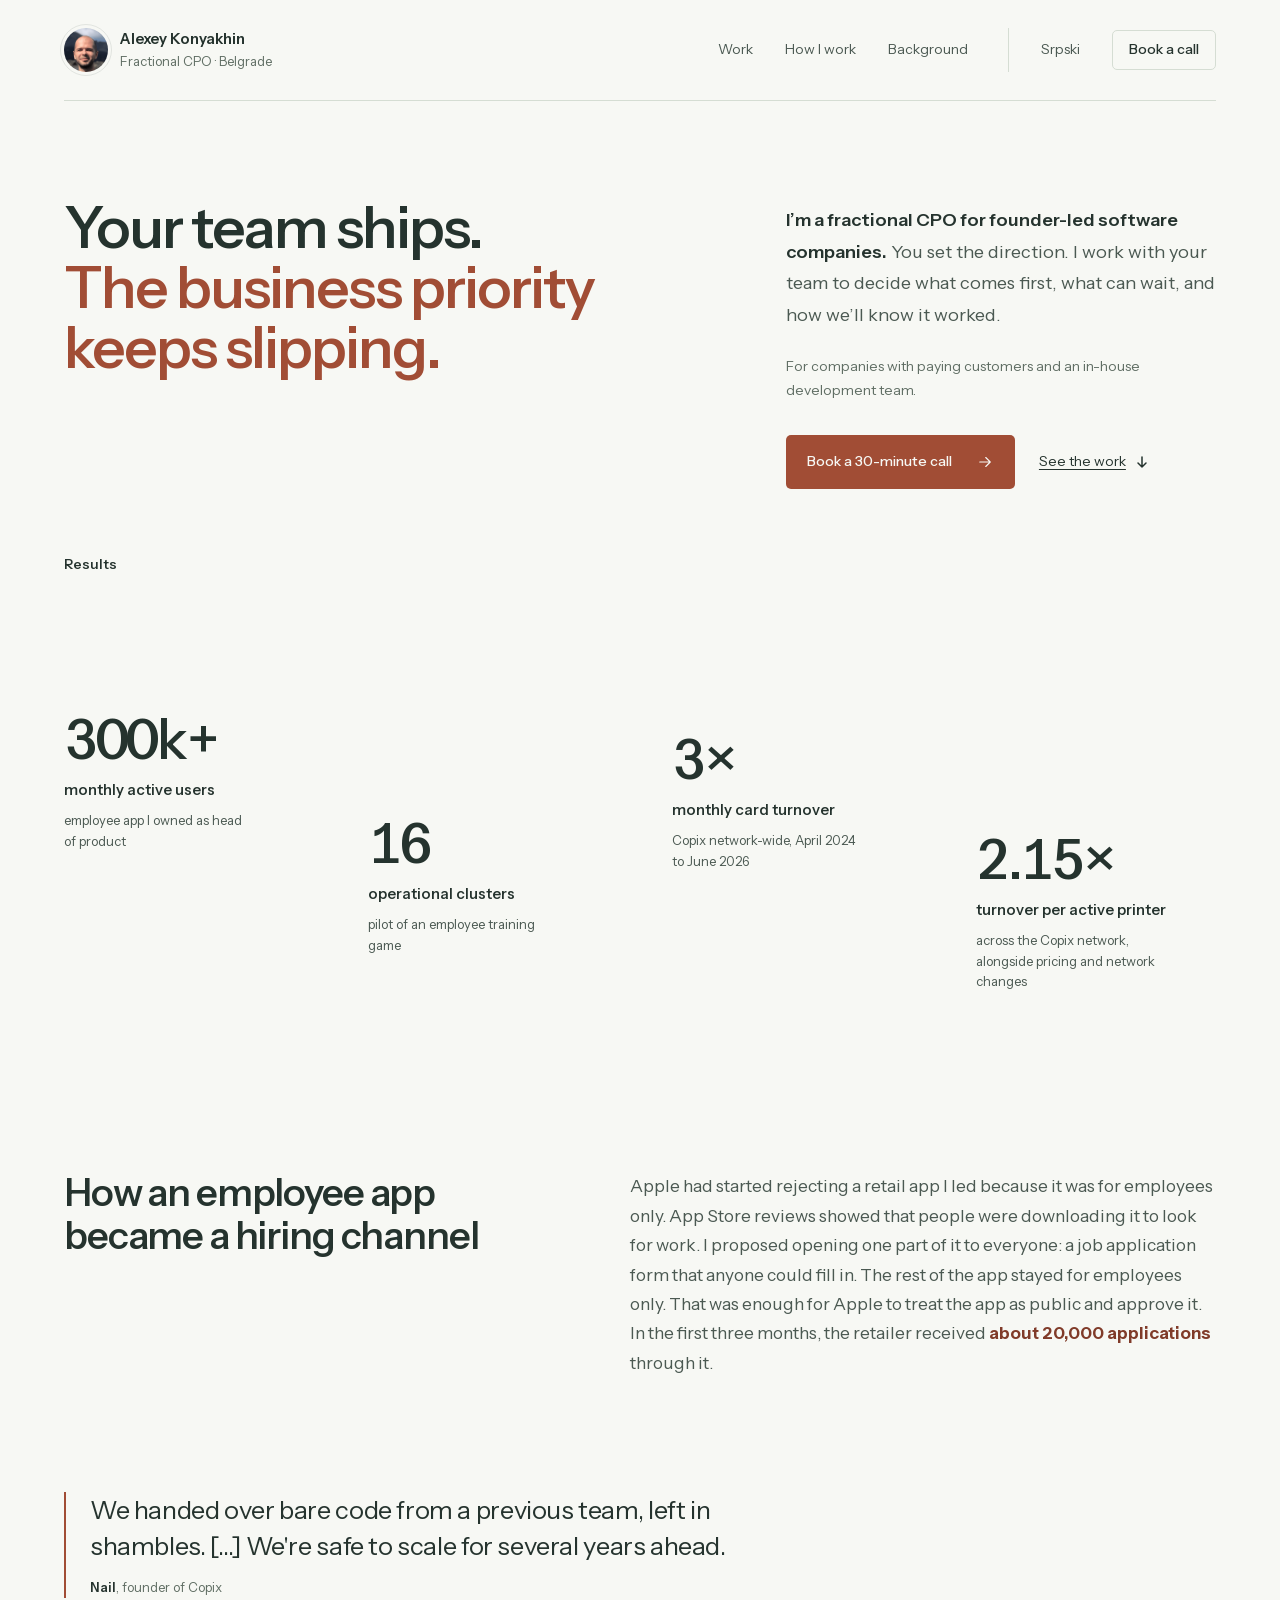
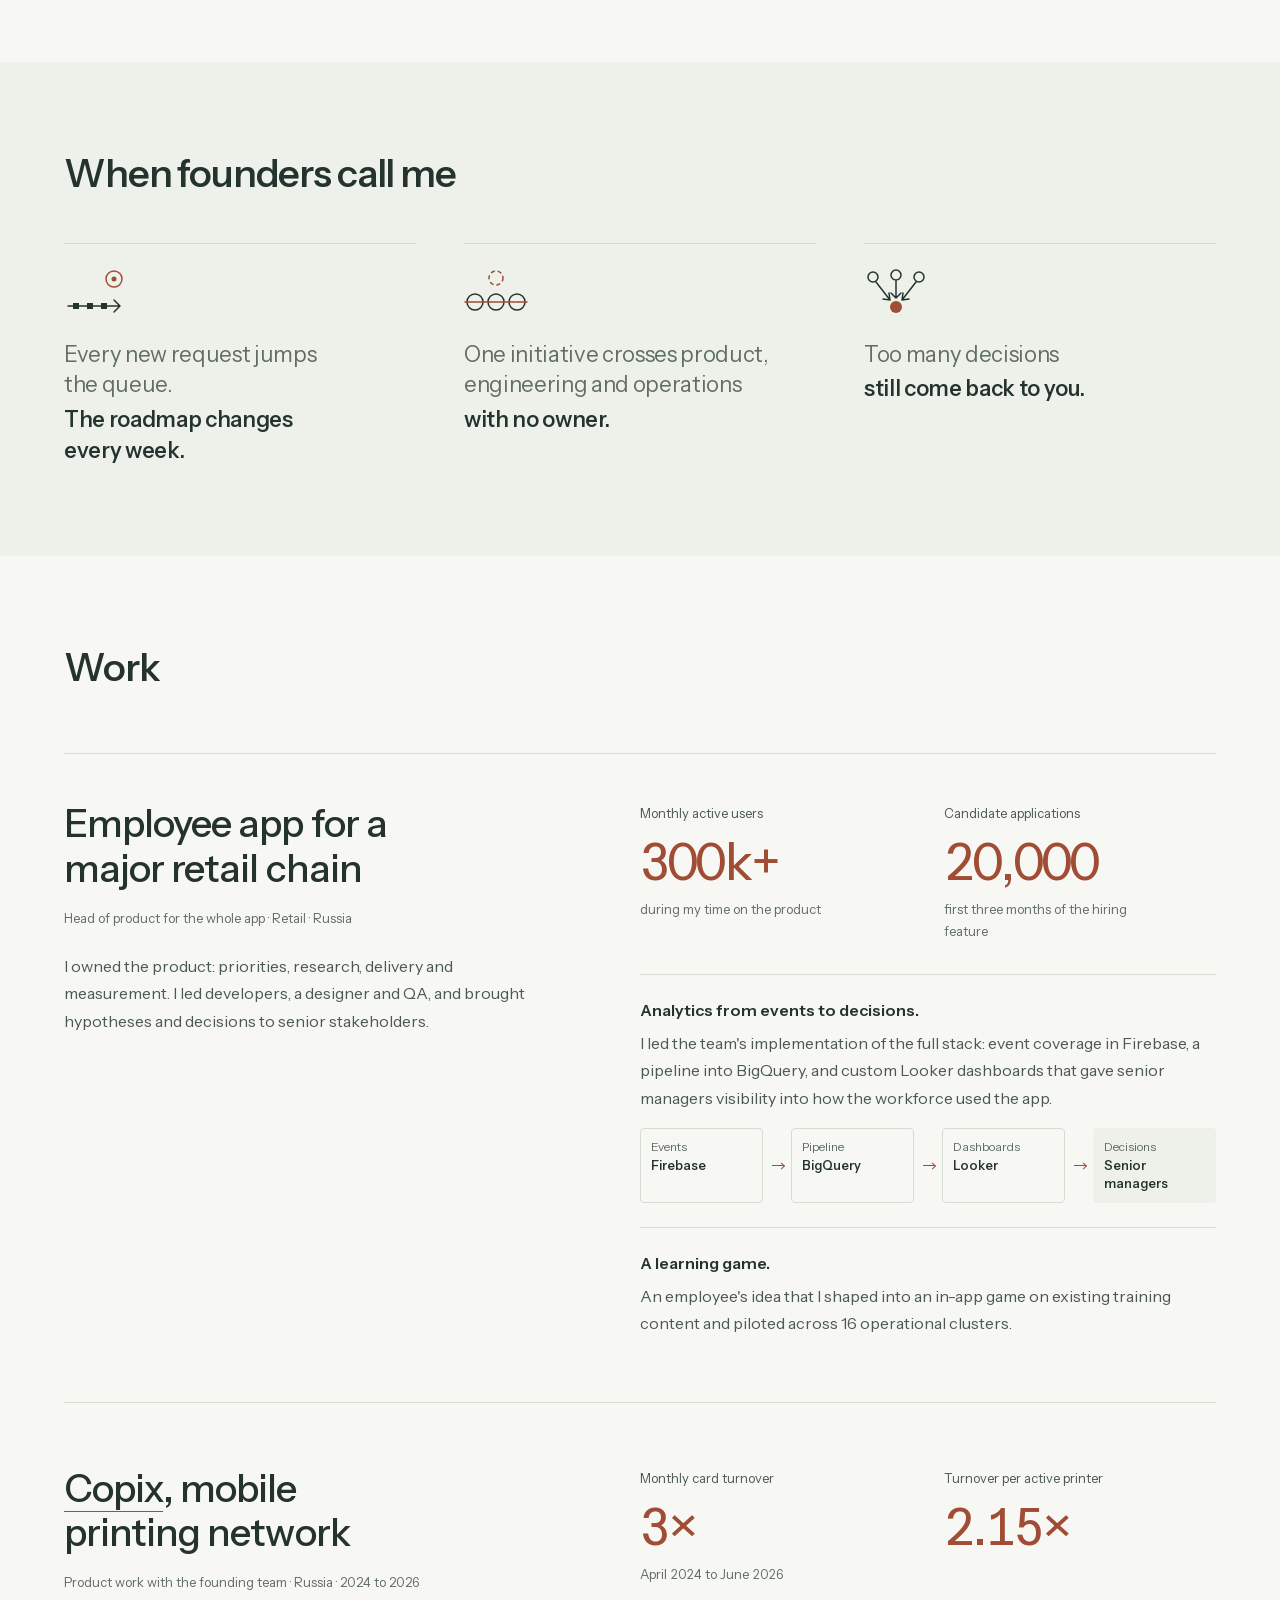
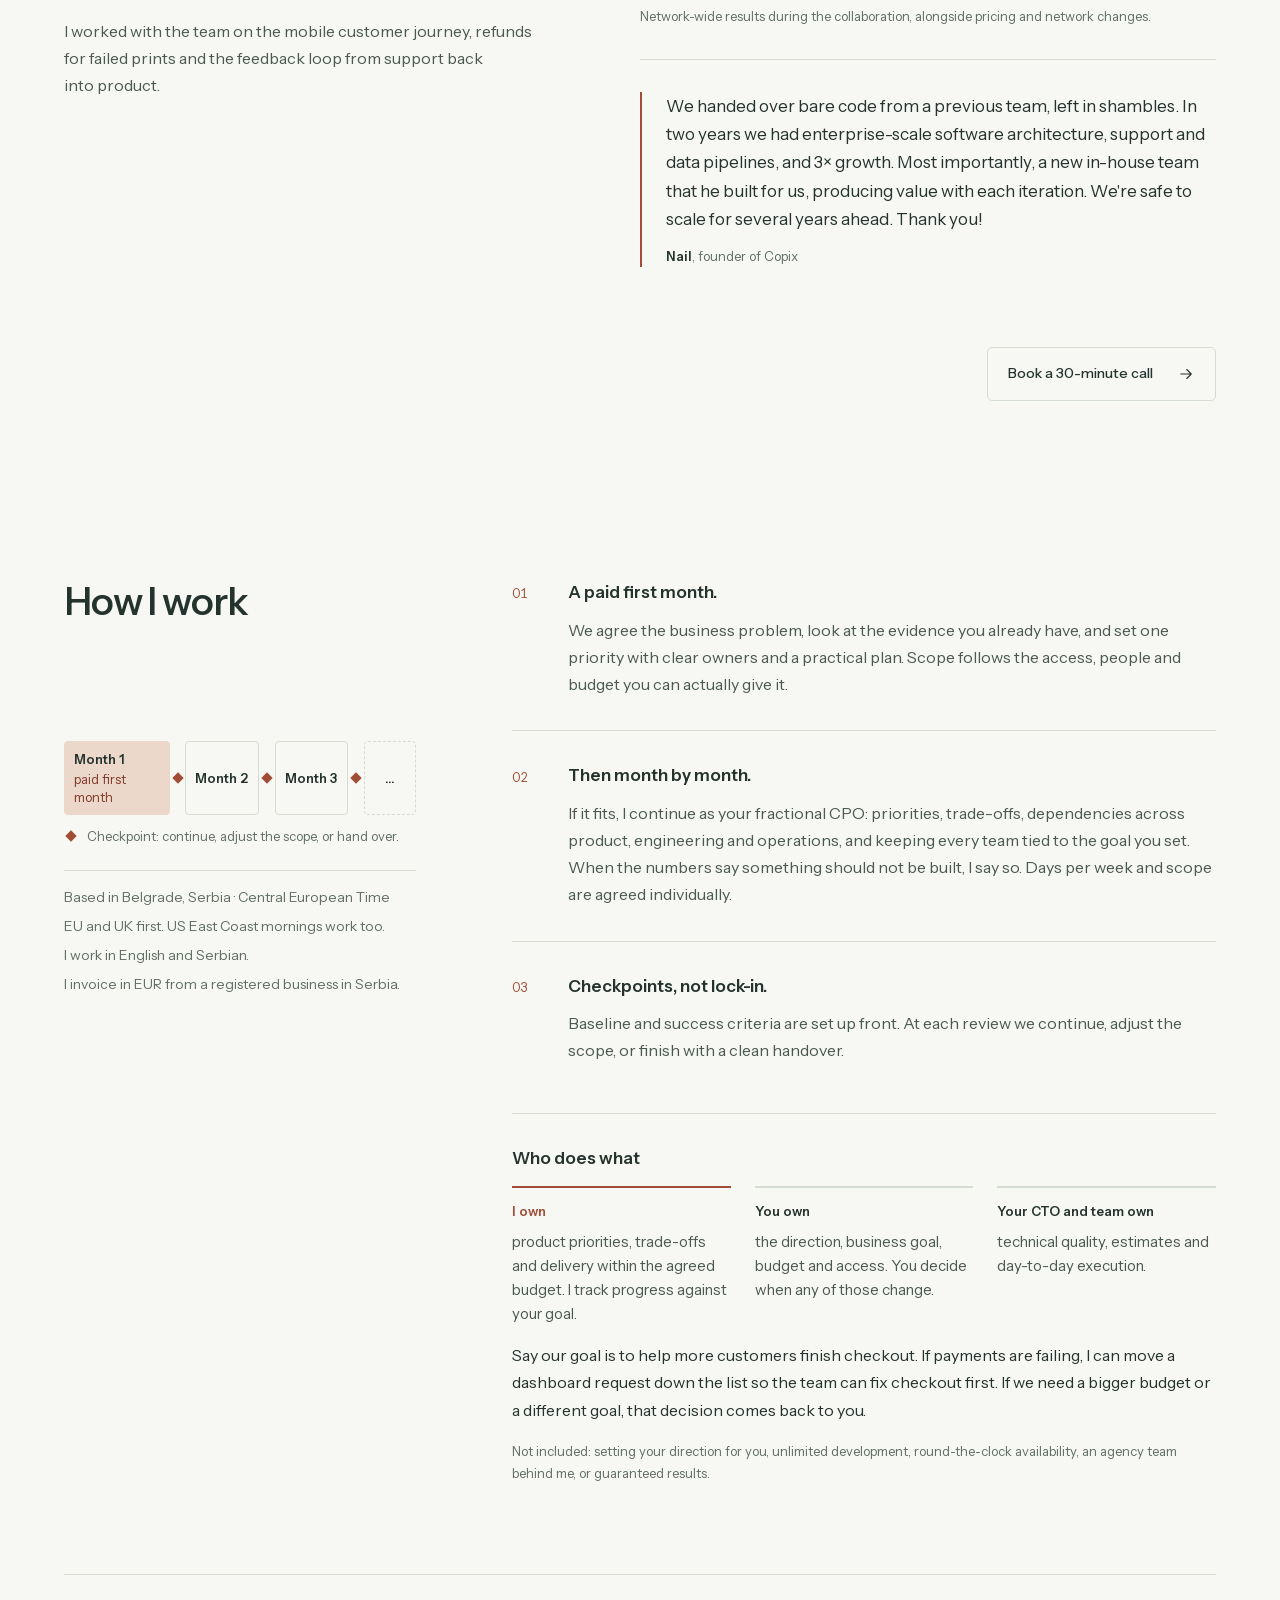
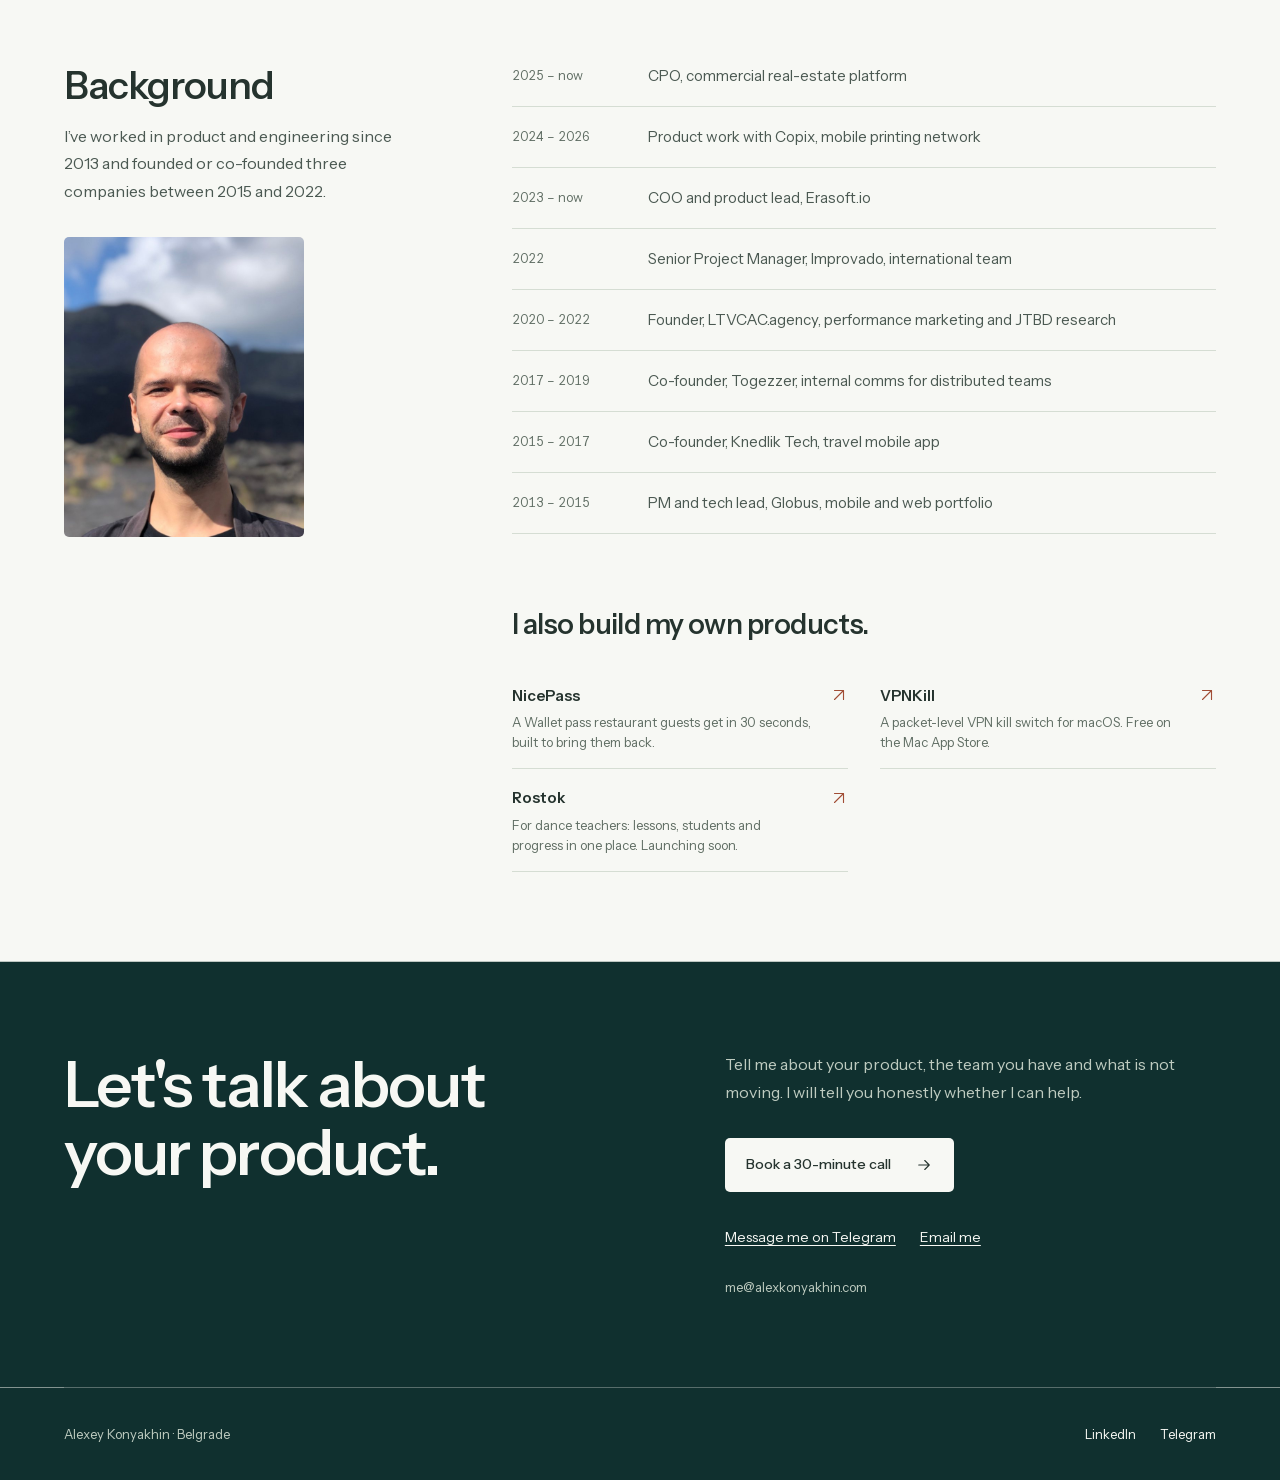
<file: index.html>
<!DOCTYPE html>
<html lang="en">
<head>
  <meta charset="UTF-8">
  <meta name="viewport" content="width=device-width, initial-scale=1.0">
  <title>Alexey Konyakhin · Fractional CPO · Belgrade (CET)</title>
  <meta name="description" content="I’m a fractional CPO for founder-led software companies. You set the direction. I work with your team to decide what comes first, what can wait, and how we’ll know it worked.">
  <link rel="canonical" href="https://alexkonyakhin.com/">
  <link rel="alternate" hreflang="en" href="https://alexkonyakhin.com/">
  <link rel="alternate" hreflang="sr-Latn" href="https://alexkonyakhin.com/sr/">
  <link rel="alternate" hreflang="x-default" href="https://alexkonyakhin.com/">
  <meta property="og:locale" content="en_GB">
  <meta property="og:type" content="website">
  <meta property="og:url" content="https://alexkonyakhin.com/">
  <meta property="og:title" content="Your team ships. The business priority keeps slipping.">
  <meta property="og:description" content="I’m a fractional CPO for founder-led software companies. You set the direction. I work with your team to decide what comes first, what can wait, and how we’ll know it worked.">
  <meta property="og:image" content="https://alexkonyakhin.com/portrait.jpg">
  <meta property="og:image:alt" content="Alexey Konyakhin">
  <meta name="theme-color" content="#faf7f2">
  <link rel="icon" href="/ava_alex_konyakhin.png" type="image/png">
  <link rel="preload" href="/fonts/instrument-sans-latin.woff2" as="font" type="font/woff2" crossorigin>
  <link rel="stylesheet" href="/styles.css">
  <script src="/water.js" defer></script>
  <script src="/motion.js" defer></script>
  <script>
    document.documentElement.classList.add('lead-live');
    window.trackCta = function () {};
    if (['alexkonyakhin.com', 'www.alexkonyakhin.com'].includes(window.location.hostname)) {
      window.dataLayer = window.dataLayer || [];
      function gtag() { dataLayer.push(arguments); }
      gtag('js', new Date());
      gtag('config', 'G-K466B003HF');
      const analytics = document.createElement('script');
      analytics.async = true;
      analytics.src = 'https://www.googletagmanager.com/gtag/js?id=G-K466B003HF';
      document.head.appendChild(analytics);
      window.trackCta = function (cta, location) {
        gtag('event', 'cta_click', { cta: cta, location: location, lang: document.documentElement.lang.split('-')[0] });
      };
    }
  </script>
  <script type="application/ld+json">
  {
    "@context": "https://schema.org",
    "@type": "Person",
    "name": "Alexey Konyakhin",
    "jobTitle": "Fractional CPO",
    "url": "https://alexkonyakhin.com/",
    "image": "https://alexkonyakhin.com/ava_alex_konyakhin.png",
    "email": "mailto:me@alexkonyakhin.com",
    "description": "Fractional CPO for founder-led software companies in the EU and UK, based in Belgrade.",
    "address": { "@type": "PostalAddress", "addressLocality": "Belgrade", "addressCountry": "RS" },
    "sameAs": ["https://linkedin.com/in/alexkonyakhin", "https://t.me/pieceofwave"],
    "knowsLanguage": ["en", "sr", "ru"]
  }
  </script>
</head>
<body>
  <a class="skip-link" href="#main">Skip to content</a>
  <header class="site-header wrap">
    <a class="identity" href="/" aria-label="Alexey Konyakhin, home">
      <img src="/ava_alex_konyakhin.png" alt="Alexey Konyakhin" width="56" height="56" fetchpriority="high">
      <span><span class="identity-name">Alexey Konyakhin</span><span class="identity-role">Fractional CPO · Belgrade</span></span>
    </a>
    <nav aria-label="Main navigation">
      <a href="#work">Work</a>
      <a href="#how-i-work">How I work</a>
      <a href="#background">Background</a>
      <a class="lang-switch" href="/sr/" lang="sr-Latn" hreflang="sr-Latn">Srpski</a>
    </nav>
    <a class="header-cta" data-cta="book_call" data-cta-location="header" href="https://calendar.app.google/ats6knZjWvwpJUbp9">Book a call</a>
  </header>

  <div class="page-shell">
  <main id="main" class="wrap" tabindex="-1">
    <section class="hero" aria-labelledby="hero-title">
      <div class="hero-main">
        <h1 id="hero-title">Your team ships. <span class="hero-role">The business priority keeps slipping.</span></h1>
        <div class="hero-summary">
          <p class="hero-intro"><strong>I’m a fractional CPO for founder-led software companies.</strong> You set the direction. I work with your team to decide what comes first, what can wait, and how we’ll know it worked.</p>
          <p class="hero-fit">For companies with paying customers and an in-house development team.</p>
          <div class="actions">
            <a class="button" data-cta="book_call" data-cta-location="hero" href="https://calendar.app.google/ats6knZjWvwpJUbp9"><span>Book a 30-minute call</span><svg aria-hidden="true" width="18" height="18" viewBox="0 0 24 24" fill="none"><path d="M5 12h14m-6-6 6 6-6 6" stroke="currentColor" stroke-width="1.5" stroke-linecap="round" stroke-linejoin="round"/></svg></a>
            <a class="text-link" href="#hiring-story">See the work <svg aria-hidden="true" width="16" height="16" viewBox="0 0 16 16" fill="none"><path d="M8 3v10m-4-4 4 4 4-4" stroke="currentColor" stroke-width="1.5" stroke-linecap="round" stroke-linejoin="round"/></svg></a>
          </div>
        </div>
      </div>
    </section>

    <section class="proof-section" aria-labelledby="proof-title">
      <h2 class="proof-title" id="proof-title">Results</h2>
      <div class="lead" data-lead>
        <canvas class="lead-canvas" data-lead-canvas aria-hidden="true"></canvas>
        <ul class="proof-band">
          <li data-floe>
            <span class="proof-figure">
              <strong class="proof-num">300k+</strong>
            </span>
            <span class="proof-label">monthly active users</span>
            <span class="proof-note">employee app I owned as head of product</span>
          </li>
          <li data-floe>
            <span class="proof-figure">
              <strong class="proof-num">16</strong>
            </span>
            <span class="proof-label">operational clusters</span>
            <span class="proof-note">pilot of an employee training game</span>
          </li>
          <li data-floe>
            <span class="proof-figure">
              <strong class="proof-num">3×</strong>
            </span>
            <span class="proof-label">monthly card turnover</span>
            <span class="proof-note">Copix network-wide, April 2024 to June 2026</span>
          </li>
          <li data-floe>
            <span class="proof-figure">
              <strong class="proof-num">2.15×</strong>
            </span>
            <span class="proof-label">turnover per active printer</span>
            <span class="proof-note">across the Copix network, alongside pricing and network changes</span>
          </li>
        </ul>
      </div>
    </section>

    <section id="hiring-story" class="hiring-story" aria-labelledby="hiring-title">
      <h2 id="hiring-title">How an employee app became a hiring channel</h2>
      <p>Apple had started rejecting a retail app I led because it was for employees only. App Store reviews showed that people were downloading it to look for work. I proposed opening one part of it to everyone: a job application form that anyone could fill in. The rest of the app stayed for employees only. That was enough for Apple to treat the app as public and approve it. In the first three months, the retailer received <strong>about 20,000 applications</strong> through it.</p>
    </section>

    <!-- Excerpt of the full quote in the Copix case. Final wording is pending the founder-approved edit;
         change both places together. Optional extras the styles already support inside the figcaption:
         <img class="quote-photo" …> before the name, and a link around the name or the company. -->
    <figure class="quote quote-lead">
        <blockquote><p>We handed over bare code from a previous team, left in shambles. […] We're safe to scale for several years ahead.</p></blockquote>
        <figcaption><span class="quote-name">Nail</span>, founder of Copix</figcaption>
    </figure>

    <section class="section situations-section" aria-labelledby="situations-title">
      <h2 id="situations-title">When founders call me</h2>
      <ul class="situations-compact">
        <li>
          <svg class="situation-art" aria-hidden="true" viewBox="0 0 64 48" fill="none" stroke-linecap="round" stroke-linejoin="round"><circle class="accent" cx="50" cy="11" r="8"/><circle class="accent-fill" cx="50" cy="11" r="2.5"/><path d="M4 38h52m-6-6 6 6-6 6"/><path class="solid" d="M9 35h6v6H9zM23 35h6v6h-6zM37 35h6v6h-6z"/></svg>
          <p><span>Every new request jumps the queue.</span> <strong>The roadmap changes every week.</strong></p>
        </li>
        <li>
          <svg class="situation-art" aria-hidden="true" viewBox="0 0 64 48" fill="none" stroke-linecap="round" stroke-linejoin="round"><circle cx="11" cy="34" r="8"/><circle cx="32" cy="34" r="8"/><circle cx="53" cy="34" r="8"/><path class="accent" d="M1 34h62"/><circle class="accent dashed" cx="32" cy="10" r="7"/></svg>
          <p><span>One initiative crosses product, engineering and operations</span> <strong>with no owner.</strong></p>
        </li>
        <li>
          <svg class="situation-art" aria-hidden="true" viewBox="0 0 64 48" fill="none" stroke-linecap="round" stroke-linejoin="round"><circle cx="9" cy="9" r="5"/><circle cx="32" cy="7" r="5"/><circle cx="55" cy="9" r="5"/><path d="M12 14 26 32m-1-7 1 7-7-1M32 13v17m-5-5 5 5 5-5M52 14 38 32m1-7-1 7 7-1"/><circle class="accent-fill" cx="32" cy="39" r="6"/></svg>
          <p><span>Too many decisions</span> <strong>still come back to you.</strong></p>
        </li>
      </ul>
    </section>

    <section id="work" class="section work" aria-labelledby="work-title">
      <h2 id="work-title">Work</h2>
      <article class="case" aria-labelledby="retail-title">
        <div class="case-overview">
          <div class="case-heading">
            <h3 id="retail-title">Employee app for a major retail chain</h3>
            <p class="case-context">Head of product for the whole app · Retail · Russia</p>
          </div>
          <p>I owned the product: priorities, research, delivery and measurement. I led developers, a designer and QA, and brought hypotheses and decisions to senior stakeholders.</p>
        </div>
        <div class="case-detail">
          <dl class="case-results">
            <div><dt>Monthly active users</dt><dd>300k+ <span>during my time on the product</span></dd></div>
            <div><dt>Candidate applications</dt><dd>20,000 <span>first three months of the hiring feature</span></dd></div>
          </dl>
          <div class="case-contribution">
            <h4>Analytics from events to decisions.</h4>
            <p>I led the team's implementation of the full stack: event coverage in Firebase, a pipeline into BigQuery, and custom Looker dashboards that gave senior managers visibility into how the workforce used the app.</p>
            <ol class="pipeline" aria-label="Analytics pipeline">
              <li><span>Events</span>Firebase</li>
              <li><span>Pipeline</span>BigQuery</li>
              <li><span>Dashboards</span>Looker</li>
              <li><span>Decisions</span>Senior managers</li>
            </ol>
          </div>
          <div class="case-contribution">
            <h4>A learning game.</h4>
            <p>An employee's idea that I shaped into an in-app game on existing training content and piloted across 16 operational clusters.</p>
          </div>
        </div>
      </article>
      <article class="case" aria-labelledby="copix-title">
        <div class="case-overview">
          <div class="case-heading">
            <h3 id="copix-title"><a href="https://copix.app/">Copix</a>, mobile printing network</h3>
            <p class="case-context">Product work with the founding team · Russia · 2024 to 2026</p>
          </div>
          <p>I worked with the team on the mobile customer journey, refunds for failed prints and the feedback loop from support back into product.</p>
        </div>
        <div class="case-detail">
          <dl class="case-results">
            <div><dt>Monthly card turnover</dt><dd>3× <span>April 2024 to June 2026</span></dd></div>
            <div><dt>Turnover per active printer</dt><dd>2.15×</dd></div>
          </dl>
          <p class="case-note">Network-wide results during the collaboration, alongside pricing and network changes.</p>
          <figure class="quote">
            <blockquote><p>We handed over bare code from a previous team, left in shambles. In two years we had enterprise-scale software architecture, support and data pipelines, and 3× growth. Most importantly, a new in-house team that he built for us, producing value with each iteration. We're safe to scale for several years ahead. Thank you!</p></blockquote>
            <figcaption><span class="quote-name">Nail</span>, founder of Copix</figcaption>
          </figure>
        </div>
      </article>
      <div class="work-contact"><a class="button" data-cta="book_call" data-cta-location="work" href="https://calendar.app.google/ats6knZjWvwpJUbp9"><span>Book a 30-minute call</span><svg aria-hidden="true" width="18" height="18" viewBox="0 0 24 24" fill="none"><path d="M5 12h14m-6-6 6 6-6 6" stroke="currentColor" stroke-width="1.5" stroke-linecap="round" stroke-linejoin="round"/></svg></a></div>
    </section>

    <section id="how-i-work" class="section" aria-labelledby="process-title">
      <h2 id="process-title">How I work</h2>
      <div class="engagement-aside">
        <figure class="engagement">
          <div class="engagement-track" aria-hidden="true">
            <span class="engagement-month engagement-paid"><b>Month 1</b><span>paid first month</span></span>
            <i></i>
            <span class="engagement-month"><b>Month 2</b></span>
            <i></i>
            <span class="engagement-month"><b>Month 3</b></span>
            <i></i>
            <span class="engagement-month engagement-open"><b>…</b></span>
          </div>
          <figcaption>Checkpoint: continue, adjust the scope, or hand over.</figcaption>
        </figure>
        <ul class="engagement-details" aria-label="Working arrangements">
          <li>Based in Belgrade, Serbia · Central European Time</li>
          <li>EU and UK first. US East Coast mornings work too.</li>
          <li>I work in English and Serbian.</li>
          <li>I invoice in EUR from a registered business in Serbia.</li>
        </ul>
      </div>
      <ol class="steps">
        <li>
          <h3>A paid first month.</h3>
          <p>We agree the business problem, look at the evidence you already have, and set one priority with clear owners and a practical plan. Scope follows the access, people and budget you can actually give it.</p>
        </li>
        <li>
          <h3>Then month by month.</h3>
          <p>If it fits, I continue as your fractional CPO: priorities, trade-offs, dependencies across product, engineering and operations, and keeping every team tied to the goal you set. When the numbers say something should not be built, I say so. Days per week and scope are agreed individually.</p>
        </li>
        <li>
          <h3>Checkpoints, not lock-in.</h3>
          <p>Baseline and success criteria are set up front. At each review we continue, adjust the scope, or finish with a clean handover.</p>
        </li>
      </ol>
      <div class="responsibilities">
        <h3>Who does what</h3>
        <dl class="roles">
          <div>
            <dt>I own</dt>
            <dd>product priorities, trade-offs and delivery within the agreed budget. I track progress against your goal.</dd>
          </div>
          <div>
            <dt>You own</dt>
            <dd>the direction, business goal, budget and access. You decide when any of those change.</dd>
          </div>
          <div>
            <dt>Your CTO and team own</dt>
            <dd>technical quality, estimates and day-to-day execution.</dd>
          </div>
        </dl>
        <p class="decision-example">Say our goal is to help more customers finish checkout. If payments are failing, I can move a dashboard request down the list so the team can fix checkout first. If we need a bigger budget or a different goal, that decision comes back to you.</p>
        <p class="scope-note">Not included: setting your direction for you, unlimited development, round-the-clock availability, an agency team behind me, or guaranteed results.</p>
      </div>
    </section>

    <section id="background" class="section background" aria-labelledby="background-title">
      <div class="background-head">
        <h2 id="background-title">Background</h2>
        <p class="background-summary">I’ve worked in product and engineering since 2013 and founded or co-founded three companies between 2015 and 2022.</p>
        <img class="portrait" src="/portrait.jpg" alt="Alexey Konyakhin" width="688" height="860" loading="lazy" decoding="async">
      </div>
      <dl class="timeline">
        <div><dt>2025 – now</dt><dd>CPO, commercial real-estate platform</dd></div>
        <div><dt>2024 – 2026</dt><dd>Product work with Copix, mobile printing network</dd></div>
        <div><dt>2023 – now</dt><dd>COO and product lead, Erasoft.io</dd></div>
        <div><dt>2022</dt><dd>Senior Project Manager, Improvado, international team</dd></div>
        <div><dt>2020 – 2022</dt><dd>Founder, LTVCAC.agency, performance marketing and JTBD research</dd></div>
        <div><dt>2017 – 2019</dt><dd>Co-founder, Togezzer, internal comms for distributed teams</dd></div>
        <div><dt>2015 – 2017</dt><dd>Co-founder, Knedlik Tech, travel mobile app</dd></div>
        <div><dt>2013 – 2015</dt><dd>PM and tech lead, Globus, mobile and web portfolio</dd></div>
      </dl>
      <div class="maker-work">
        <p>I also build my own products.</p>
        <div class="project-links" aria-label="Own products">
          <a href="https://nicepass.cc/"><span><span class="project-name">NicePass</span><span class="project-note">A Wallet pass restaurant guests get in 30 seconds, built to bring them back.</span></span><svg aria-hidden="true" width="18" height="18" viewBox="0 0 24 24" fill="none"><path d="M6 18 18 6M6 6h12v12" stroke="currentColor" stroke-width="1.5" stroke-linecap="round" stroke-linejoin="round"/></svg></a>
          <a href="https://vpnkill.com/"><span><span class="project-name">VPNKill</span><span class="project-note">A packet-level VPN kill switch for macOS. Free on the Mac App Store.</span></span><svg aria-hidden="true" width="18" height="18" viewBox="0 0 24 24" fill="none"><path d="M6 18 18 6M6 6h12v12" stroke="currentColor" stroke-width="1.5" stroke-linecap="round" stroke-linejoin="round"/></svg></a>
          <a href="https://rostok.dance/"><span><span class="project-name">Rostok</span><span class="project-note">For dance teachers: lessons, students and progress in one place. Launching soon.</span></span><svg aria-hidden="true" width="18" height="18" viewBox="0 0 24 24" fill="none"><path d="M6 18 18 6M6 6h12v12" stroke="currentColor" stroke-width="1.5" stroke-linecap="round" stroke-linejoin="round"/></svg></a>
        </div>
      </div>
    </section>

    <section id="contact" class="section contact" aria-labelledby="contact-title">
      <h2 id="contact-title">Let's talk about your product.</h2>
      <p>Tell me about your product, the team you have and what is not moving. I will tell you honestly whether I can help.</p>
      <div class="contact-options">
        <a class="button" data-cta="book_call" data-cta-location="contact" href="https://calendar.app.google/ats6knZjWvwpJUbp9"><span>Book a 30-minute call</span><svg aria-hidden="true" width="18" height="18" viewBox="0 0 24 24" fill="none"><path d="M5 12h14m-6-6 6 6-6 6" stroke="currentColor" stroke-width="1.5" stroke-linecap="round" stroke-linejoin="round"/></svg></a>
        <a class="text-link" data-cta="telegram" data-cta-location="contact" href="https://t.me/pieceofwave">Message me on Telegram</a>
        <a class="text-link" data-cta="email" data-cta-location="contact" href="mailto:me@alexkonyakhin.com">Email me</a>
      </div>
      <p class="email-address">me@alexkonyakhin.com</p>
    </section>
  </main>
  </div>

  <footer class="site-footer wrap">
    <p>Alexey Konyakhin · Belgrade</p>
    <div class="social-links">
      <a href="https://linkedin.com/in/alexkonyakhin">LinkedIn</a>
      <a href="https://t.me/pieceofwave">Telegram</a>
    </div>
  </footer>
  <script>
    document.addEventListener('click', function (event) {
      var link = event.target.closest('[data-cta]');
      if (link) { window.trackCta(link.getAttribute('data-cta'), link.getAttribute('data-cta-location')); }
    });
  </script>
</body>
</html>
</file>
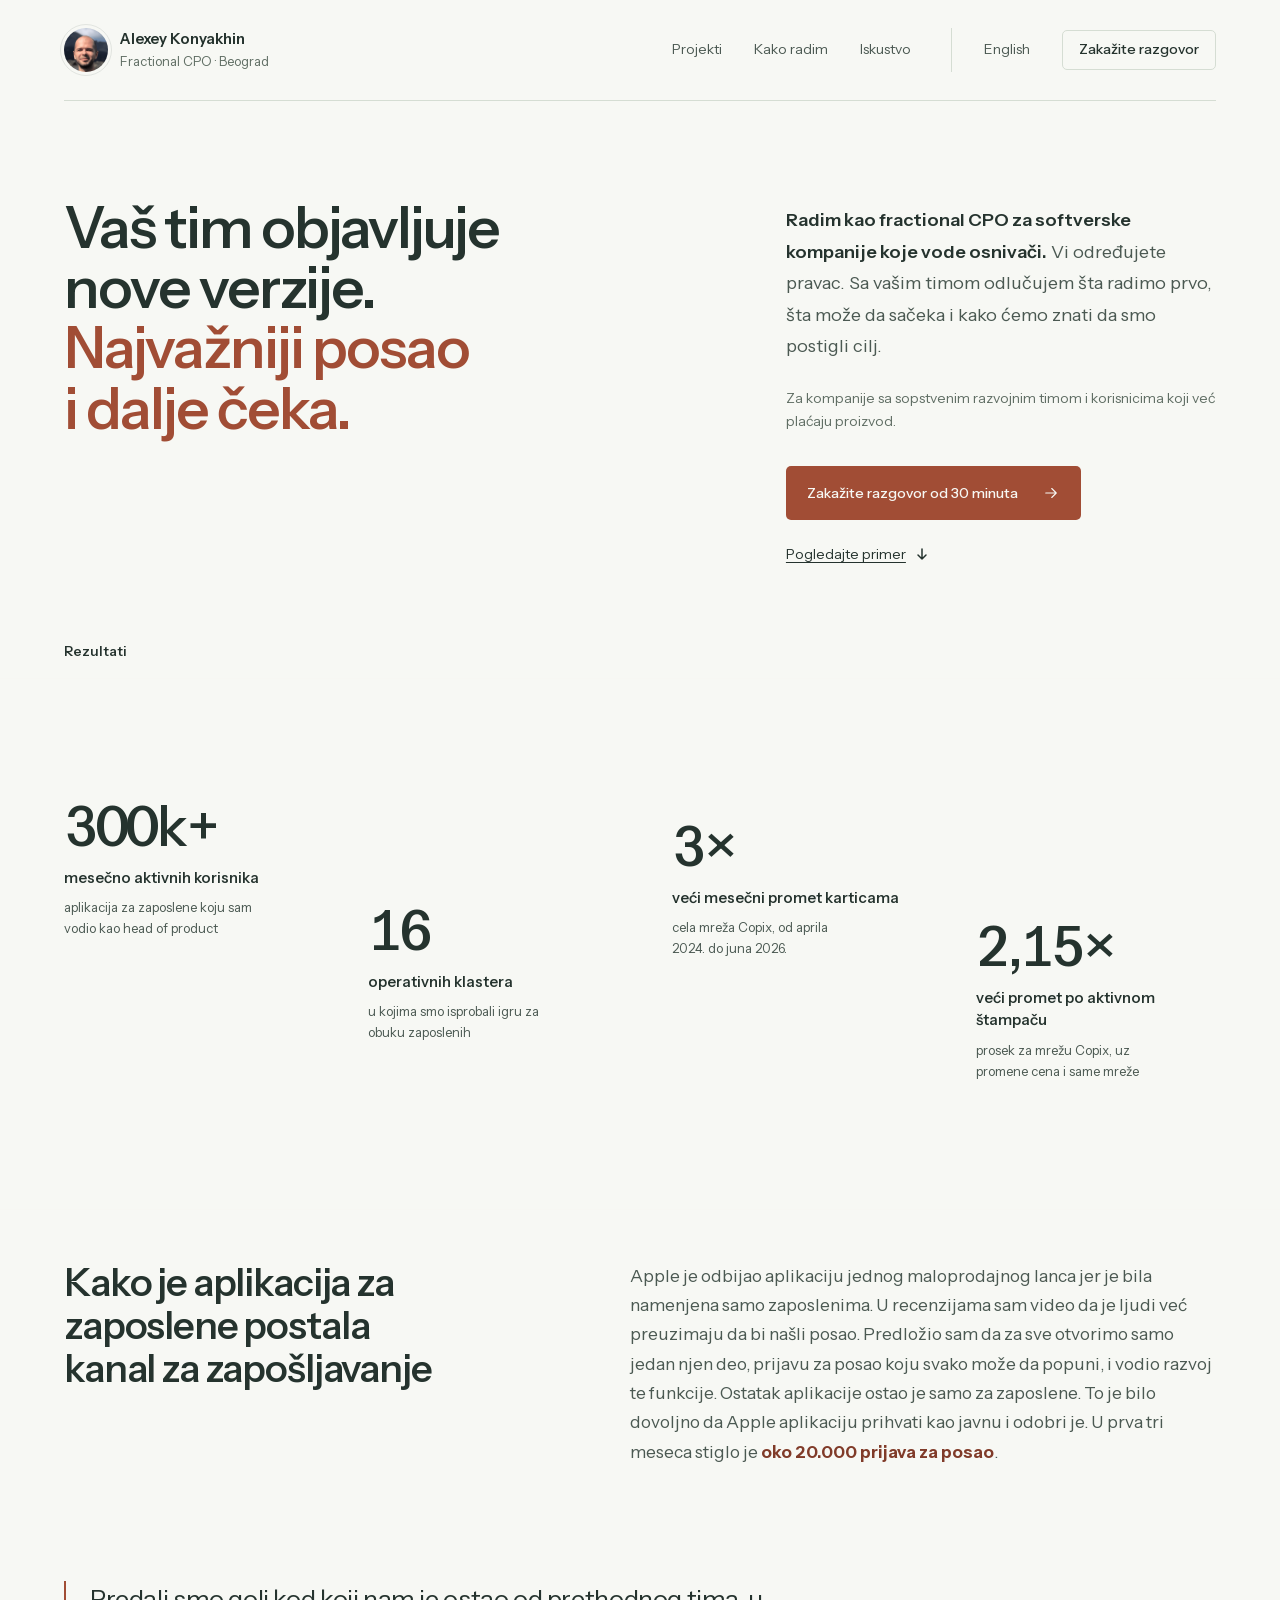
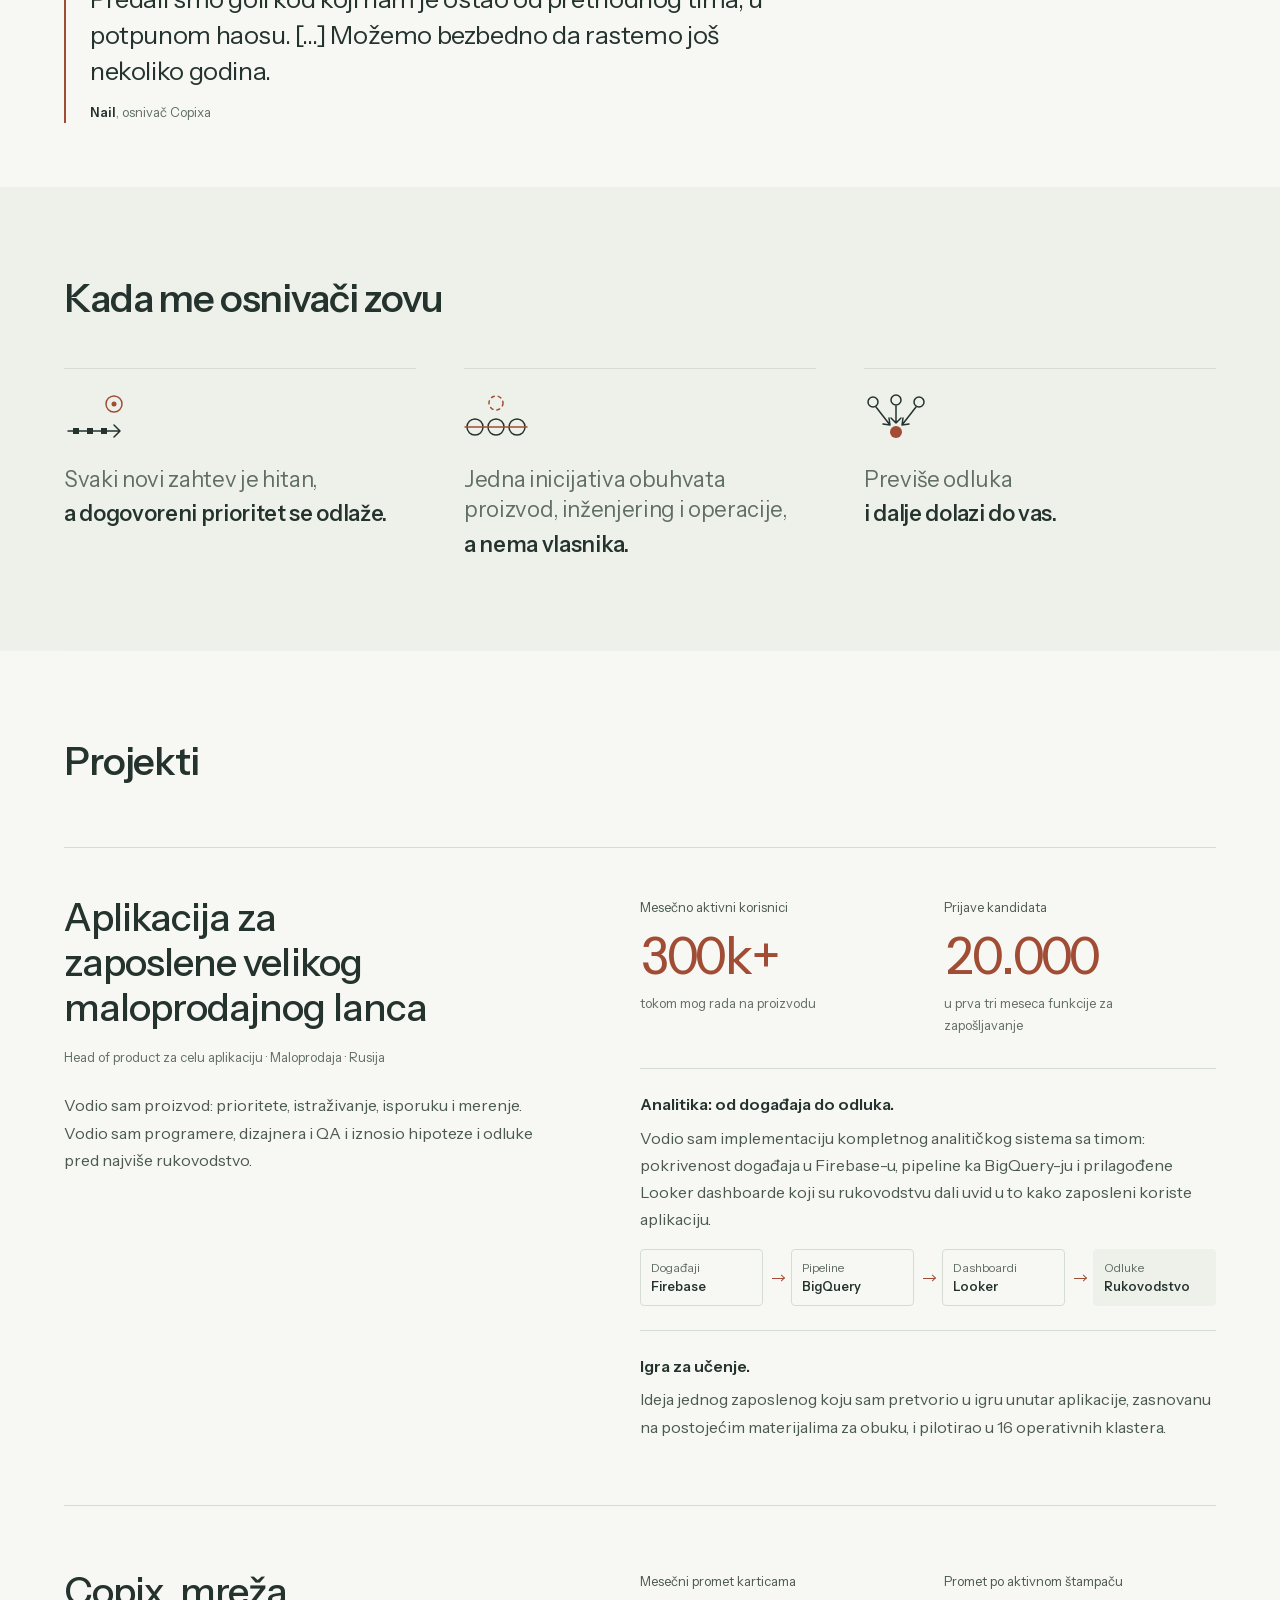
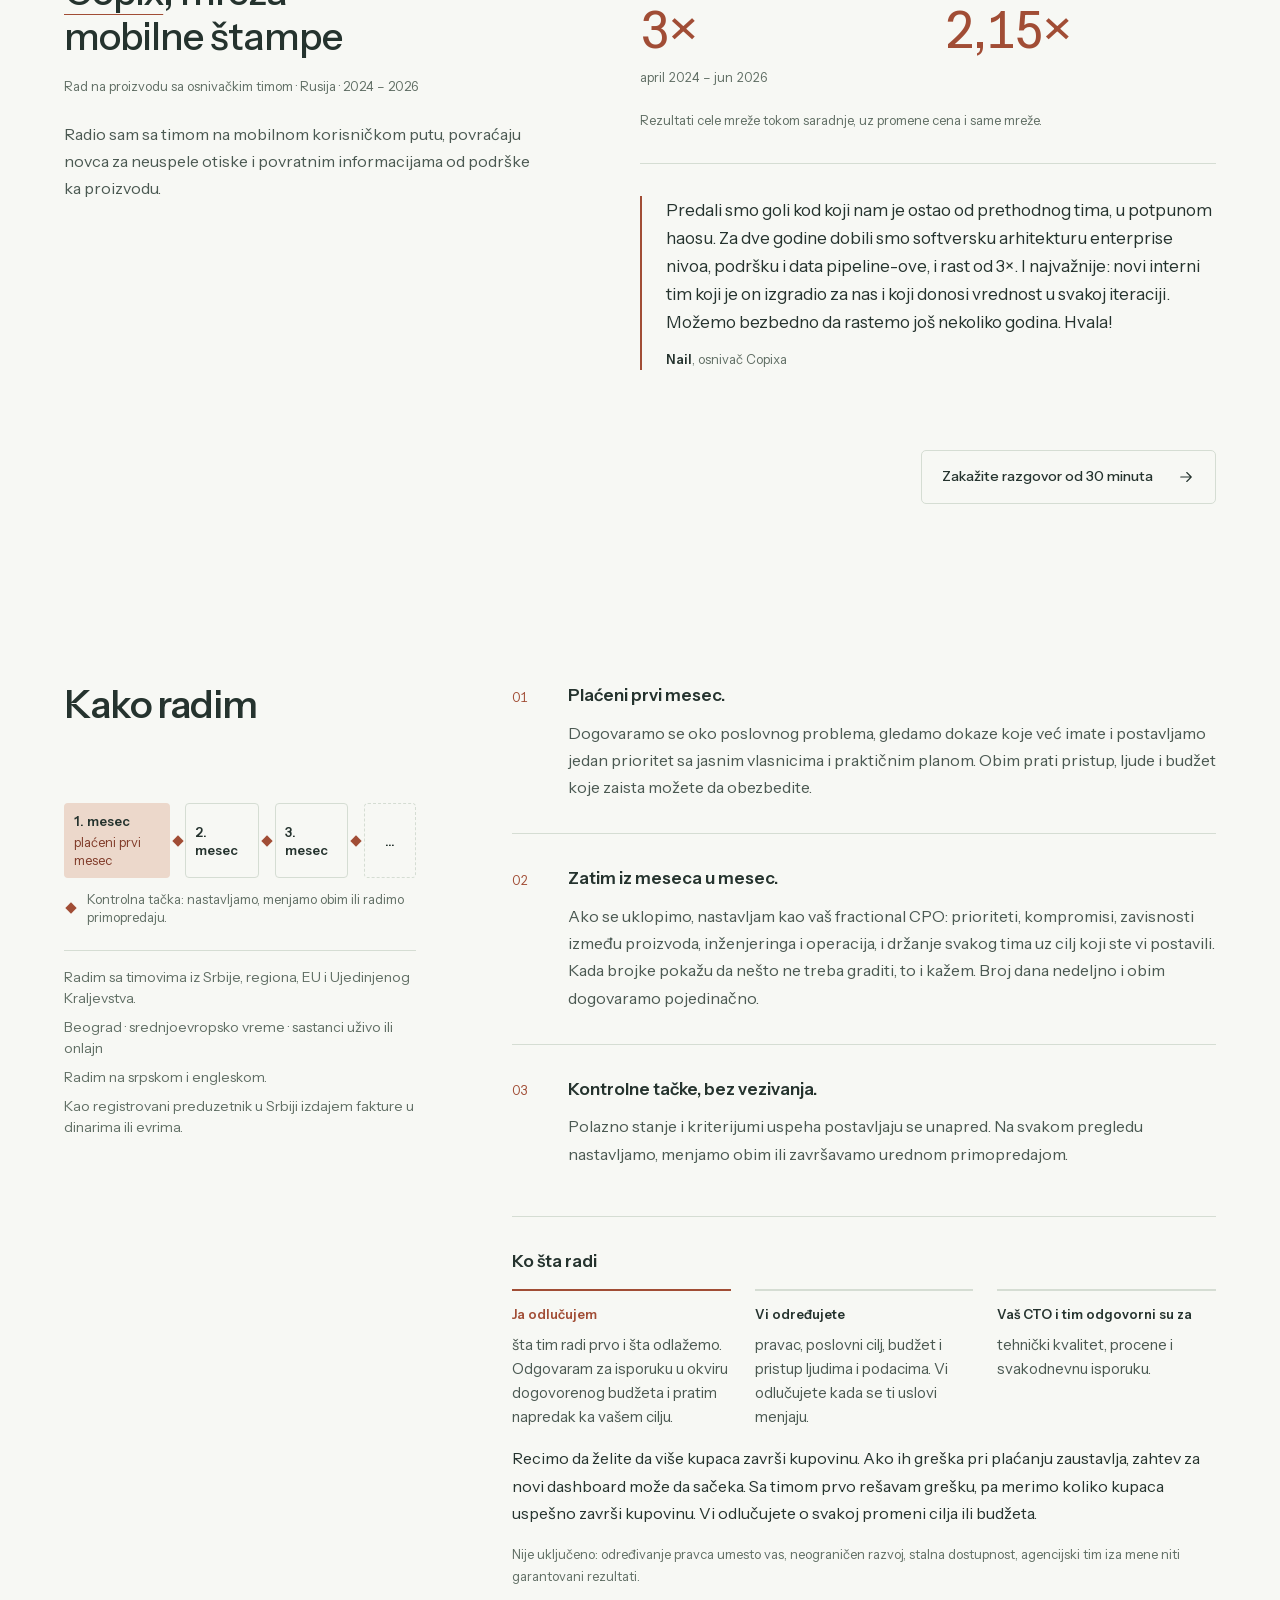
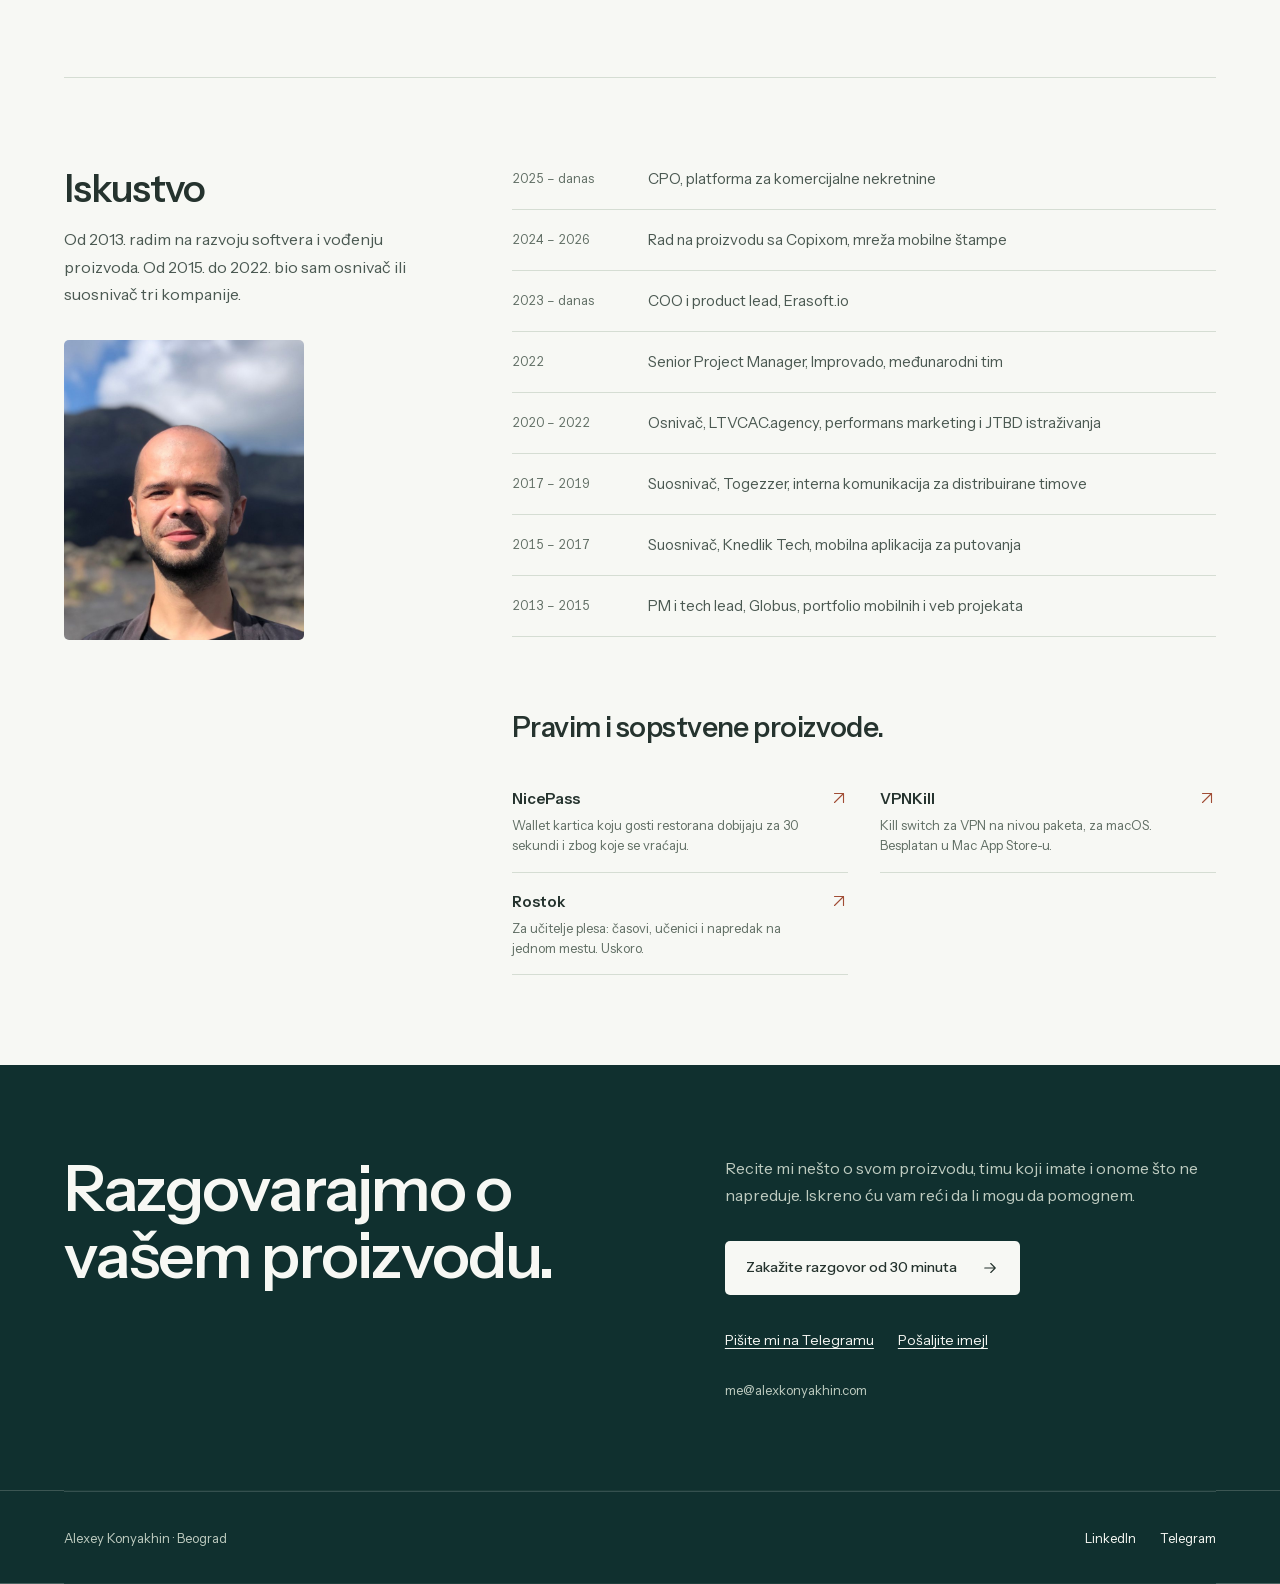
<file: sr/index.html>
<!DOCTYPE html>
<html lang="sr-Latn">
<head>
  <meta charset="UTF-8">
  <meta name="viewport" content="width=device-width, initial-scale=1.0">
  <title>Alexey Konyakhin · Fractional CPO · Beograd</title>
  <meta name="description" content="Fractional CPO iz Beograda za softverske kompanije koje vode osnivači. Vi određujete pravac. Sa vašim timom odlučujem šta radimo prvo i kako merimo rezultat.">
  <link rel="canonical" href="https://alexkonyakhin.com/sr/">
  <link rel="alternate" hreflang="en" href="https://alexkonyakhin.com/">
  <link rel="alternate" hreflang="sr-Latn" href="https://alexkonyakhin.com/sr/">
  <link rel="alternate" hreflang="x-default" href="https://alexkonyakhin.com/">
  <meta property="og:locale" content="sr_RS">
  <meta property="og:type" content="website">
  <meta property="og:url" content="https://alexkonyakhin.com/sr/">
  <meta property="og:title" content="Vaš tim objavljuje nove verzije. Najvažniji posao i dalje čeka.">
  <meta property="og:description" content="Radim kao fractional CPO za softverske kompanije koje vode osnivači. Vi određujete pravac. Sa vašim timom odlučujem šta radimo prvo, šta može da sačeka i kako ćemo znati da smo postigli cilj.">
  <meta property="og:image" content="https://alexkonyakhin.com/portrait.jpg">
  <meta property="og:image:alt" content="Alexey Konyakhin">
  <meta name="theme-color" content="#faf7f2">
  <link rel="icon" href="/ava_alex_konyakhin.png" type="image/png">
  <link rel="preload" href="/fonts/instrument-sans-latin.woff2" as="font" type="font/woff2" crossorigin>
  <link rel="stylesheet" href="/styles.css">
  <script src="/water.js" defer></script>
  <script src="/motion.js" defer></script>
  <script>
    document.documentElement.classList.add('lead-live');
    window.trackCta = function () {};
    if (['alexkonyakhin.com', 'www.alexkonyakhin.com'].includes(window.location.hostname)) {
      window.dataLayer = window.dataLayer || [];
      function gtag() { dataLayer.push(arguments); }
      gtag('js', new Date());
      gtag('config', 'G-K466B003HF');
      const analytics = document.createElement('script');
      analytics.async = true;
      analytics.src = 'https://www.googletagmanager.com/gtag/js?id=G-K466B003HF';
      document.head.appendChild(analytics);
      window.trackCta = function (cta, location) {
        gtag('event', 'cta_click', { cta: cta, location: location, lang: document.documentElement.lang.split('-')[0] });
      };
    }
  </script>
  <script type="application/ld+json">
  {
    "@context": "https://schema.org",
    "@type": "Person",
    "name": "Alexey Konyakhin",
    "jobTitle": "Fractional CPO",
    "url": "https://alexkonyakhin.com/",
    "image": "https://alexkonyakhin.com/ava_alex_konyakhin.png",
    "email": "mailto:me@alexkonyakhin.com",
    "description": "Fractional CPO iz Beograda za softverske kompanije koje vode osnivači.",
    "address": { "@type": "PostalAddress", "addressLocality": "Belgrade", "addressCountry": "RS" },
    "sameAs": ["https://linkedin.com/in/alexkonyakhin", "https://t.me/pieceofwave"],
    "knowsLanguage": ["en", "sr", "ru"]
  }
  </script>
</head>
<body>
  <a class="skip-link" href="#main">Preskoči na sadržaj</a>
  <header class="site-header wrap">
    <a class="identity" href="/sr/" aria-label="Alexey Konyakhin, početna">
      <img src="/ava_alex_konyakhin.png" alt="Alexey Konyakhin" width="56" height="56" fetchpriority="high">
      <span><span class="identity-name">Alexey Konyakhin</span><span class="identity-role">Fractional CPO · Beograd</span></span>
    </a>
    <nav aria-label="Glavna navigacija">
      <a href="#work">Projekti</a>
      <a href="#how-i-work">Kako radim</a>
      <a href="#background">Iskustvo</a>
      <a class="lang-switch" href="/" lang="en" hreflang="en">English</a>
    </nav>
    <a class="header-cta" data-cta="book_call" data-cta-location="header" href="https://calendar.app.google/ats6knZjWvwpJUbp9">Zakažite razgovor</a>
  </header>

  <div class="page-shell">
  <main id="main" class="wrap" tabindex="-1">
    <section class="hero" aria-labelledby="hero-title">
      <div class="hero-main">
        <h1 id="hero-title">Vaš tim objavljuje nove verzije. <span class="hero-role">Najvažniji posao i dalje čeka.</span></h1>
        <div class="hero-summary">
          <p class="hero-intro"><strong>Radim kao fractional CPO za softverske kompanije koje vode osnivači.</strong> Vi određujete pravac. Sa vašim timom odlučujem šta radimo prvo, šta može da sačeka i kako ćemo znati da smo postigli cilj.</p>
          <p class="hero-fit">Za kompanije sa sopstvenim razvojnim timom i korisnicima koji već plaćaju proizvod.</p>
          <div class="actions">
            <a class="button" data-cta="book_call" data-cta-location="hero" href="https://calendar.app.google/ats6knZjWvwpJUbp9"><span>Zakažite razgovor od 30 minuta</span><svg aria-hidden="true" width="18" height="18" viewBox="0 0 24 24" fill="none"><path d="M5 12h14m-6-6 6 6-6 6" stroke="currentColor" stroke-width="1.5" stroke-linecap="round" stroke-linejoin="round"/></svg></a>
            <a class="text-link" href="#hiring-story">Pogledajte primer <svg aria-hidden="true" width="16" height="16" viewBox="0 0 16 16" fill="none"><path d="M8 3v10m-4-4 4 4 4-4" stroke="currentColor" stroke-width="1.5" stroke-linecap="round" stroke-linejoin="round"/></svg></a>
          </div>
        </div>
      </div>
    </section>

    <section class="proof-section" aria-labelledby="proof-title">
      <h2 class="proof-title" id="proof-title">Rezultati</h2>
      <div class="lead" data-lead>
        <canvas class="lead-canvas" data-lead-canvas aria-hidden="true"></canvas>
        <ul class="proof-band">
          <li data-floe>
            <span class="proof-figure">
              <strong class="proof-num">300k+</strong>
            </span>
            <span class="proof-label">mesečno aktivnih korisnika</span>
            <span class="proof-note">aplikacija za zaposlene koju sam vodio kao head of product</span>
          </li>
          <li data-floe>
            <span class="proof-figure">
              <strong class="proof-num">16</strong>
            </span>
            <span class="proof-label">operativnih klastera</span>
            <span class="proof-note">u kojima smo isprobali igru za obuku zaposlenih</span>
          </li>
          <li data-floe>
            <span class="proof-figure">
              <strong class="proof-num">3×</strong>
            </span>
            <span class="proof-label">veći mesečni promet karticama</span>
            <span class="proof-note">cela mreža Copix, od aprila 2024. do juna 2026.</span>
          </li>
          <li data-floe>
            <span class="proof-figure">
              <strong class="proof-num">2,15×</strong>
            </span>
            <span class="proof-label">veći promet po aktivnom štampaču</span>
            <span class="proof-note">prosek za mrežu Copix, uz promene cena i same mreže</span>
          </li>
        </ul>
      </div>
    </section>

    <section id="hiring-story" class="hiring-story" aria-labelledby="hiring-title">
      <h2 id="hiring-title">Kako je aplikacija za zaposlene postala kanal za zapošljavanje</h2>
      <p>Apple je odbijao aplikaciju jednog maloprodajnog lanca jer je bila namenjena samo zaposlenima. U recenzijama sam video da je ljudi već preuzimaju da bi našli posao. Predložio sam da za sve otvorimo samo jedan njen deo, prijavu za posao koju svako može da popuni, i vodio razvoj te funkcije. Ostatak aplikacije ostao je samo za zaposlene. To je bilo dovoljno da Apple aplikaciju prihvati kao javnu i odobri je. U prva tri meseca stiglo je <strong>oko 20.000 prijava za posao</strong>.</p>
    </section>

    <!-- Excerpt of the full quote in the Copix case. Final wording is pending the founder-approved edit;
         change both places together. Optional extras the styles already support inside the figcaption:
         <img class="quote-photo" …> before the name, and a link around the name or the company. -->
    <figure class="quote quote-lead">
        <blockquote><p>Predali smo goli kod koji nam je ostao od prethodnog tima, u potpunom haosu. […] Možemo bezbedno da rastemo još nekoliko godina.</p></blockquote>
        <figcaption><span class="quote-name">Nail</span>, osnivač Copixa</figcaption>
    </figure>

    <section class="section situations-section" aria-labelledby="situations-title">
      <h2 id="situations-title">Kada me osnivači zovu</h2>
      <ul class="situations-compact">
        <li>
          <svg class="situation-art" aria-hidden="true" viewBox="0 0 64 48" fill="none" stroke-linecap="round" stroke-linejoin="round"><circle class="accent" cx="50" cy="11" r="8"/><circle class="accent-fill" cx="50" cy="11" r="2.5"/><path d="M4 38h52m-6-6 6 6-6 6"/><path class="solid" d="M9 35h6v6H9zM23 35h6v6h-6zM37 35h6v6h-6z"/></svg>
          <p><span>Svaki novi zahtev je hitan,</span> <strong>a dogovoreni prioritet se odlaže.</strong></p>
        </li>
        <li>
          <svg class="situation-art" aria-hidden="true" viewBox="0 0 64 48" fill="none" stroke-linecap="round" stroke-linejoin="round"><circle cx="11" cy="34" r="8"/><circle cx="32" cy="34" r="8"/><circle cx="53" cy="34" r="8"/><path class="accent" d="M1 34h62"/><circle class="accent dashed" cx="32" cy="10" r="7"/></svg>
          <p><span>Jedna inicijativa obuhvata proizvod, inženjering i operacije,</span> <strong>a nema vlasnika.</strong></p>
        </li>
        <li>
          <svg class="situation-art" aria-hidden="true" viewBox="0 0 64 48" fill="none" stroke-linecap="round" stroke-linejoin="round"><circle cx="9" cy="9" r="5"/><circle cx="32" cy="7" r="5"/><circle cx="55" cy="9" r="5"/><path d="M12 14 26 32m-1-7 1 7-7-1M32 13v17m-5-5 5 5 5-5M52 14 38 32m1-7-1 7 7-1"/><circle class="accent-fill" cx="32" cy="39" r="6"/></svg>
          <p><span>Previše odluka</span> <strong>i dalje dolazi do vas.</strong></p>
        </li>
      </ul>
    </section>

    <section id="work" class="section work" aria-labelledby="work-title">
      <h2 id="work-title">Projekti</h2>
      <article class="case" aria-labelledby="retail-title">
        <div class="case-overview">
          <div class="case-heading">
            <h3 id="retail-title">Aplikacija za zaposlene velikog maloprodajnog lanca</h3>
            <p class="case-context">Head of product za celu aplikaciju · Maloprodaja · Rusija</p>
          </div>
          <p>Vodio sam proizvod: prioritete, istraživanje, isporuku i merenje. Vodio sam programere, dizajnera i QA i iznosio hipoteze i odluke pred najviše rukovodstvo.</p>
        </div>
        <div class="case-detail">
          <dl class="case-results">
            <div><dt>Mesečno aktivni korisnici</dt><dd>300k+ <span>tokom mog rada na proizvodu</span></dd></div>
            <div><dt>Prijave kandidata</dt><dd>20.000 <span>u prva tri meseca funkcije za zapošljavanje</span></dd></div>
          </dl>
          <div class="case-contribution">
            <h4>Analitika: od događaja do odluka.</h4>
            <p>Vodio sam implementaciju kompletnog analitičkog sistema sa timom: pokrivenost događaja u Firebase-u, pipeline ka BigQuery-ju i prilagođene Looker dashboarde koji su rukovodstvu dali uvid u to kako zaposleni koriste aplikaciju.</p>
            <ol class="pipeline" aria-label="Analitički tok">
              <li><span>Događaji</span>Firebase</li>
              <li><span>Pipeline</span>BigQuery</li>
              <li><span>Dashboardi</span>Looker</li>
              <li><span>Odluke</span>Rukovodstvo</li>
            </ol>
          </div>
          <div class="case-contribution">
            <h4>Igra za učenje.</h4>
            <p>Ideja jednog zaposlenog koju sam pretvorio u igru unutar aplikacije, zasnovanu na postojećim materijalima za obuku, i pilotirao u 16 operativnih klastera.</p>
          </div>
        </div>
      </article>
      <article class="case" aria-labelledby="copix-title">
        <div class="case-overview">
          <div class="case-heading">
            <h3 id="copix-title"><a href="https://copix.app/">Copix</a>, mreža mobilne štampe</h3>
            <p class="case-context">Rad na proizvodu sa osnivačkim timom · Rusija · 2024 – 2026</p>
          </div>
          <p>Radio sam sa timom na mobilnom korisničkom putu, povraćaju novca za neuspele otiske i povratnim informacijama od podrške ka proizvodu.</p>
        </div>
        <div class="case-detail">
          <dl class="case-results">
            <div><dt>Mesečni promet karticama</dt><dd>3× <span>april 2024 – jun 2026</span></dd></div>
            <div><dt>Promet po aktivnom štampaču</dt><dd>2,15×</dd></div>
          </dl>
          <p class="case-note">Rezultati cele mreže tokom saradnje, uz promene cena i same mreže.</p>
          <figure class="quote">
            <blockquote><p>Predali smo goli kod koji nam je ostao od prethodnog tima, u potpunom haosu. Za dve godine dobili smo softversku arhitekturu enterprise nivoa, podršku i data pipeline-ove, i rast od 3×. I najvažnije: novi interni tim koji je on izgradio za nas i koji donosi vrednost u svakoj iteraciji. Možemo bezbedno da rastemo još nekoliko godina. Hvala!</p></blockquote>
            <figcaption><span class="quote-name">Nail</span>, osnivač Copixa</figcaption>
          </figure>
        </div>
      </article>
      <div class="work-contact"><a class="button" data-cta="book_call" data-cta-location="work" href="https://calendar.app.google/ats6knZjWvwpJUbp9"><span>Zakažite razgovor od 30 minuta</span><svg aria-hidden="true" width="18" height="18" viewBox="0 0 24 24" fill="none"><path d="M5 12h14m-6-6 6 6-6 6" stroke="currentColor" stroke-width="1.5" stroke-linecap="round" stroke-linejoin="round"/></svg></a></div>
    </section>

    <section id="how-i-work" class="section" aria-labelledby="process-title">
      <h2 id="process-title">Kako radim</h2>
      <div class="engagement-aside">
        <figure class="engagement">
          <div class="engagement-track" aria-hidden="true">
            <span class="engagement-month engagement-paid"><b>1. mesec</b><span>plaćeni prvi mesec</span></span>
            <i></i>
            <span class="engagement-month"><b>2. mesec</b></span>
            <i></i>
            <span class="engagement-month"><b>3. mesec</b></span>
            <i></i>
            <span class="engagement-month engagement-open"><b>…</b></span>
          </div>
          <figcaption>Kontrolna tačka: nastavljamo, menjamo obim ili radimo primopredaju.</figcaption>
        </figure>
        <ul class="engagement-details" aria-label="Praktične informacije o saradnji">
          <li>Radim sa timovima iz Srbije, regiona, EU i Ujedinjenog Kraljevstva.</li>
          <li>Beograd · srednjoevropsko vreme · sastanci uživo ili onlajn</li>
          <li>Radim na srpskom i engleskom.</li>
          <li>Kao registrovani preduzetnik u Srbiji izdajem fakture u dinarima ili evrima.</li>
        </ul>
      </div>
      <ol class="steps">
        <li>
          <h3>Plaćeni prvi mesec.</h3>
          <p>Dogovaramo se oko poslovnog problema, gledamo dokaze koje već imate i postavljamo jedan prioritet sa jasnim vlasnicima i praktičnim planom. Obim prati pristup, ljude i budžet koje zaista možete da obezbedite.</p>
        </li>
        <li>
          <h3>Zatim iz meseca u mesec.</h3>
          <p>Ako se uklopimo, nastavljam kao vaš fractional CPO: prioriteti, kompromisi, zavisnosti između proizvoda, inženjeringa i operacija, i držanje svakog tima uz cilj koji ste vi postavili. Kada brojke pokažu da nešto ne treba graditi, to i kažem. Broj dana nedeljno i obim dogovaramo pojedinačno.</p>
        </li>
        <li>
          <h3>Kontrolne tačke, bez vezivanja.</h3>
          <p>Polazno stanje i kriterijumi uspeha postavljaju se unapred. Na svakom pregledu nastavljamo, menjamo obim ili završavamo urednom primopredajom.</p>
        </li>
      </ol>
      <div class="responsibilities">
        <h3>Ko šta radi</h3>
        <dl class="roles">
          <div>
            <dt>Ja odlučujem</dt>
            <dd>šta tim radi prvo i šta odlažemo. Odgovaram za isporuku u okviru dogovorenog budžeta i pratim napredak ka vašem cilju.</dd>
          </div>
          <div>
            <dt>Vi određujete</dt>
            <dd>pravac, poslovni cilj, budžet i pristup ljudima i podacima. Vi odlučujete kada se ti uslovi menjaju.</dd>
          </div>
          <div>
            <dt>Vaš CTO i tim odgovorni su za</dt>
            <dd>tehnički kvalitet, procene i svakodnevnu isporuku.</dd>
          </div>
        </dl>
        <p class="decision-example">Recimo da želite da više kupaca završi kupovinu. Ako ih greška pri plaćanju zaustavlja, zahtev za novi dashboard može da sačeka. Sa timom prvo rešavam grešku, pa merimo koliko kupaca uspešno završi kupovinu. Vi odlučujete o svakoj promeni cilja ili budžeta.</p>
        <p class="scope-note">Nije uključeno: određivanje pravca umesto vas, neograničen razvoj, stalna dostupnost, agencijski tim iza mene niti garantovani rezultati.</p>
      </div>
    </section>

    <section id="background" class="section background" aria-labelledby="background-title">
      <div class="background-head">
        <h2 id="background-title">Iskustvo</h2>
        <p class="background-summary">Od 2013. radim na razvoju softvera i vođenju proizvoda. Od 2015. do 2022. bio sam osnivač ili suosnivač tri kompanije.</p>
        <img class="portrait" src="/portrait.jpg" alt="Alexey Konyakhin" width="688" height="860" loading="lazy" decoding="async">
      </div>
      <dl class="timeline">
        <div><dt>2025 – danas</dt><dd>CPO, platforma za komercijalne nekretnine</dd></div>
        <div><dt>2024 – 2026</dt><dd>Rad na proizvodu sa Copixom, mreža mobilne štampe</dd></div>
        <div><dt>2023 – danas</dt><dd>COO i product lead, Erasoft.io</dd></div>
        <div><dt>2022</dt><dd>Senior Project Manager, Improvado, međunarodni tim</dd></div>
        <div><dt>2020 – 2022</dt><dd>Osnivač, LTVCAC.agency, performans marketing i JTBD istraživanja</dd></div>
        <div><dt>2017 – 2019</dt><dd>Suosnivač, Togezzer, interna komunikacija za distribuirane timove</dd></div>
        <div><dt>2015 – 2017</dt><dd>Suosnivač, Knedlik Tech, mobilna aplikacija za putovanja</dd></div>
        <div><dt>2013 – 2015</dt><dd>PM i tech lead, Globus, portfolio mobilnih i veb projekata</dd></div>
      </dl>
      <div class="maker-work">
        <p>Pravim i sopstvene proizvode.</p>
        <div class="project-links" aria-label="Sopstveni proizvodi">
          <a href="https://nicepass.cc/"><span><span class="project-name">NicePass</span><span class="project-note">Wallet kartica koju gosti restorana dobijaju za 30 sekundi i zbog koje se vraćaju.</span></span><svg aria-hidden="true" width="18" height="18" viewBox="0 0 24 24" fill="none"><path d="M6 18 18 6M6 6h12v12" stroke="currentColor" stroke-width="1.5" stroke-linecap="round" stroke-linejoin="round"/></svg></a>
          <a href="https://vpnkill.com/"><span><span class="project-name">VPNKill</span><span class="project-note">Kill switch za VPN na nivou paketa, za macOS. Besplatan u Mac App Store-u.</span></span><svg aria-hidden="true" width="18" height="18" viewBox="0 0 24 24" fill="none"><path d="M6 18 18 6M6 6h12v12" stroke="currentColor" stroke-width="1.5" stroke-linecap="round" stroke-linejoin="round"/></svg></a>
          <a href="https://rostok.dance/"><span><span class="project-name">Rostok</span><span class="project-note">Za učitelje plesa: časovi, učenici i napredak na jednom mestu. Uskoro.</span></span><svg aria-hidden="true" width="18" height="18" viewBox="0 0 24 24" fill="none"><path d="M6 18 18 6M6 6h12v12" stroke="currentColor" stroke-width="1.5" stroke-linecap="round" stroke-linejoin="round"/></svg></a>
        </div>
      </div>
    </section>

    <section id="contact" class="section contact" aria-labelledby="contact-title">
      <h2 id="contact-title">Razgovarajmo o vašem proizvodu.</h2>
      <p>Recite mi nešto o svom proizvodu, timu koji imate i onome što ne napreduje. Iskreno ću vam reći da li mogu da pomognem.</p>
      <div class="contact-options">
        <a class="button" data-cta="book_call" data-cta-location="contact" href="https://calendar.app.google/ats6knZjWvwpJUbp9"><span>Zakažite razgovor od 30 minuta</span><svg aria-hidden="true" width="18" height="18" viewBox="0 0 24 24" fill="none"><path d="M5 12h14m-6-6 6 6-6 6" stroke="currentColor" stroke-width="1.5" stroke-linecap="round" stroke-linejoin="round"/></svg></a>
        <a class="text-link" data-cta="telegram" data-cta-location="contact" href="https://t.me/pieceofwave">Pišite mi na Telegramu</a>
        <a class="text-link" data-cta="email" data-cta-location="contact" href="mailto:me@alexkonyakhin.com">Pošaljite imejl</a>
      </div>
      <p class="email-address">me@alexkonyakhin.com</p>
    </section>
  </main>
  </div>

  <footer class="site-footer wrap">
    <p>Alexey Konyakhin · Beograd</p>
    <div class="social-links">
      <a href="https://linkedin.com/in/alexkonyakhin">LinkedIn</a>
      <a href="https://t.me/pieceofwave">Telegram</a>
    </div>
  </footer>
  <script>
    document.addEventListener('click', function (event) {
      var link = event.target.closest('[data-cta]');
      if (link) { window.trackCta(link.getAttribute('data-cta'), link.getAttribute('data-cta-location')); }
    });
  </script>
</body>
</html>
</file>
<file: styles.css>
/* Instrument Sans: self-hosted Latin and Latin Extended; SIL OFL. */
@font-face {
  font-family: 'Instrument Sans';
  font-style: normal;
  font-weight: 400 700;
  font-stretch: 100%;
  font-display: swap;
  src: url(/fonts/instrument-sans-latin-ext.woff2) format('woff2');
  unicode-range: U+0100-02BA, U+02BD-02C5, U+02C7-02CC, U+02CE-02D7, U+02DD-02FF, U+0304, U+0308, U+0329, U+1D00-1DBF, U+1E00-1E9F, U+1EF2-1EFF, U+2020, U+20A0-20AB, U+20AD-20C4, U+2113, U+2C60-2C7F, U+A720-A7FF;
}
@font-face {
  font-family: 'Instrument Sans';
  font-style: normal;
  font-weight: 400 700;
  font-stretch: 100%;
  font-display: swap;
  src: url(/fonts/instrument-sans-latin.woff2) format('woff2');
  unicode-range: U+0000-00FF, U+0131, U+0152-0153, U+02BB-02BC, U+02C6, U+02DA, U+02DC, U+0304, U+0308, U+0329, U+2000-206F, U+20AC, U+2122, U+2191, U+2193, U+2212, U+2215, U+FEFF, U+FFFD;
}

:root {
  color-scheme: light;
  --paper: #f7f8f4;
  --cream: #edf1ea;
  --ink: #25332e;
  --body: #4b5952;
  --muted: #606e64;
  --line: #d5ddd3;
  --rust: #a14d35;
  --rust-deep: #803b29;
  --rust-tint: #ecd8cb;
  --on-ink: #f7f8f4;
  --on-ink-muted: #becbc0;
  --deep: #10302f;
  --focus: var(--rust);
  --display: var(--sans);
  --sans: 'Instrument Sans', -apple-system, BlinkMacSystemFont, 'Segoe UI', Roboto, Helvetica, Arial, sans-serif;
  --ease-out: cubic-bezier(.16, 1, .3, 1);
  --space-1: .25rem;
  --space-2: .5rem;
  --space-3: .75rem;
  --space-4: 1rem;
  --space-5: 1.5rem;
  --space-6: 2rem;
  --space-7: 3rem;
  --space-8: 4rem;
  --space-9: 6rem;
  --space-10: 8rem;
  --page-width: 72rem;
  --page-gutter: clamp(1.25rem, 5vw, 4rem);
  --section-gap: clamp(3.5rem, 7vw, 6rem);
  --hero-gap: clamp(3rem, 6vw, 5.5rem);
}

*, *::before, *::after { box-sizing: border-box; }
html { scrollbar-color: #a5b4a7 var(--paper); scroll-behavior: smooth; }
body { margin: 0; background: var(--paper); color: var(--ink); font-family: var(--sans); font-size: 1rem; line-height: 1.7; -webkit-font-smoothing: antialiased; }
::selection { color: var(--ink); background: var(--rust-tint); }
a { color: inherit; text-decoration-color: currentColor; text-underline-offset: .23em; text-decoration-thickness: 1px; transition: color .18s ease-out; }
a:hover { color: var(--rust); }
a:focus-visible, main:focus-visible { outline: 2px solid var(--focus); outline-offset: 5px; }
img, svg { display: block; max-width: 100%; }
p, h1, h2, h3, h4, dl, dd { margin: 0; }
p { color: var(--body); }
h1, h2, h3 { text-wrap: balance; }
h1, h2 { font-family: var(--display); font-weight: 550; }
h1 { font-size: clamp(2.75rem, 4.5vw, 4rem); font-weight: 550; line-height: 1.045; letter-spacing: -.035em; }
h2 { font-size: clamp(2rem, 3vw, 2.625rem); line-height: 1.12; letter-spacing: -.03em; }
h3, h4 { font-size: 1.0625rem; line-height: 1.45; font-weight: 600; }
section[id] { scroll-margin-top: var(--space-7); }
.wrap { width: min(var(--page-width), calc(100% - var(--page-gutter) * 2)); margin-inline: auto; }
.skip-link { position: absolute; z-index: 10; top: var(--space-2); left: var(--space-2); padding: var(--space-3) var(--space-4); background: var(--ink); color: var(--paper); transform: translateY(-180%); }
.skip-link:focus { transform: translateY(0); }
.nowrap { white-space: nowrap; }

/* A small personal masthead. The portrait appears only here. */
.site-header { display: flex; align-items: center; gap: var(--space-6); padding-block: 1.75rem; border-bottom: 1px solid var(--line); }
.identity { display: flex; gap: var(--space-3); align-items: center; text-decoration: none; flex-shrink: 0; }
.identity img { width: 44px; height: 44px; border-radius: 50%; object-fit: cover; outline: 1px solid rgb(37 51 46 / .1); outline-offset: 3px; }
.identity-name { display: block; font-size: .9375rem; font-weight: 600; line-height: 1.5; letter-spacing: -.01em; }
.identity-role { display: block; font-size: .8125rem; color: var(--muted); line-height: 1.6; }
nav { display: flex; gap: var(--space-6); align-items: center; margin-left: auto; }
nav a { display: inline-flex; align-items: center; min-height: 44px; font-size: .875rem; color: var(--body); text-decoration: none; white-space: nowrap; }
nav a:hover { text-decoration: underline; }
.header-cta { display: inline-flex; align-items: center; flex-shrink: 0; min-height: 40px; padding-inline: var(--space-4); border: 1px solid var(--line); border-radius: 5px; color: var(--ink); font-size: .875rem; font-weight: 500; text-decoration: none; white-space: nowrap; transition: color .18s ease-out, border-color .18s ease-out; }
.header-cta:hover { border-color: var(--rust); color: var(--rust); }
.lang-switch { margin-left: var(--space-2); padding-left: var(--space-6); border-left: 1px solid var(--line); }

/* Title and argument are distinct, aligned parts of the same opening. */
.hero { padding-top: clamp(3.5rem, 7.5vw, 7rem); }
.hero-main { display: grid; grid-template-columns: minmax(0, 1.5fr) minmax(0, 1fr); align-items: start; gap: var(--hero-gap); }
.hero-role { display: block; color: var(--rust); }
.hero-summary { padding-top: var(--space-2); }
.hero-intro { font-size: 1.125rem; line-height: 1.75; max-width: 42ch; text-wrap: pretty; }
.hero-intro strong { font-weight: 600; color: var(--ink); }
.hero-fit { margin-top: var(--space-5); font-size: .875rem; line-height: 1.7; color: var(--muted); max-width: 48ch; }
.actions { display: flex; flex-wrap: wrap; align-items: center; gap: var(--space-3) var(--space-5); margin-top: var(--space-6); }
.button { display: inline-flex; align-items: center; justify-content: space-between; gap: var(--space-5); min-height: 54px; padding: .9375rem 1.25rem; border: 1px solid transparent; border-radius: 5px; background: var(--rust); color: var(--paper); font-size: .875rem; font-weight: 500; line-height: 1.5; text-align: left; text-decoration: none; transition: background-color .2s ease, color .2s ease, border-color .2s ease, transform 160ms var(--ease-out); }
.button svg { flex-shrink: 0; transition: transform .25s var(--ease-out); }
.button:hover { color: var(--paper); background: var(--rust-deep); }

.button:active { background: var(--ink); }
.text-link { display: inline-flex; align-items: center; gap: var(--space-2); min-height: 44px; font-size: .875rem; line-height: 1.5; }
.text-link svg { flex-shrink: 0; }

.hiring-story {
  display: grid;
  grid-template-columns: minmax(0, 1fr) minmax(0, 1.2fr);
  gap: var(--space-5) var(--hero-gap);
  align-items: start;
  margin-top: clamp(2.5rem, 5vw, 4.5rem);
  padding-block: clamp(2rem, 4vw, 3.5rem);
  border-top: 1px solid var(--line);
}
.hiring-story h2 { max-width: 21ch; }
.hiring-story p { max-width: 62ch; font-size: clamp(1rem, 1.35vw, 1.125rem); text-wrap: pretty; }
.hiring-story strong { color: var(--rust-deep); font-weight: 650; }

/* Proof is set like figures in a report, with its qualifications attached.
   The caption sits on the paper just above the ice it names. */
/* The results open directly under the hero; the story that follows the ice
   needs no rule of its own, because the sheet's edge already divides them. */
.proof-section { margin-top: clamp(2.5rem, 5vw, 4.5rem); }
.proof-section + .hiring-story { margin-top: 0; border-top: 0; }
.proof-title { padding-bottom: var(--space-4); font-size: .875rem; font-weight: 550; line-height: 1.6; letter-spacing: 0; }
.proof-band { display: grid; grid-template-columns: repeat(4, minmax(0, 1fr)); gap: var(--space-6); margin: 0; padding: 0; list-style: none; }
.proof-band li { display: flex; flex-direction: column; align-items: flex-start; }
.proof-num { margin-bottom: var(--space-4); font-family: var(--display); font-size: clamp(2.5rem, 4vw, 3.5rem); font-weight: 450; line-height: 1; letter-spacing: -.035em; font-variant-numeric: lining-nums tabular-nums; }
.proof-label { font-size: .875rem; line-height: 1.5; }
.proof-note { max-width: 27ch; margin-top: var(--space-2); font-size: .8125rem; line-height: 1.65; color: var(--muted); }

/* The lead: an icebreaker's channel through the page's own paper. Without
   JavaScript the figures rest on static floes in open water; with it, one
   canvas draws the sheet, plates and water behind the same native text. */
.lead {
  position: relative;
  isolation: isolate;
  padding-block: 7.5rem 8rem;
  border: 0;
  background: #829d99;
  box-shadow: 0 0 0 100vmax #829d99;
  clip-path: inset(0 -100vmax);
}
.lead-canvas { display: none; position: absolute; z-index: -1; top: 0; left: calc((100% - 100vw) / 2); width: 100vw; height: 100%; pointer-events: none; }
.lead .proof-band { align-items: start; justify-items: start; gap: 4.5rem clamp(2.75rem, 5vw, 4.5rem); }
.lead [data-floe] { position: relative; filter: drop-shadow(0 3px 0 #abc1be) drop-shadow(2px 4px 5px rgb(44 72 69 / .18)); }
.lead [data-floe]::before {
  content: "";
  position: absolute;
  z-index: -1;
  inset: -1.5rem -1.75rem -1.75rem;
  background: linear-gradient(160deg, #fdfefc, #edf3f1);
  clip-path: polygon(5% 8%, 39% 0, 84% 5%, 100% 33%, 95% 83%, 66% 100%, 20% 95%, 0 60%);
}
.lead [data-floe]:nth-child(even)::before { clip-path: polygon(0 24%, 22% 2%, 71% 0, 97% 16%, 100% 68%, 80% 98%, 31% 100%, 4% 80%); }
.lead [data-floe]:nth-child(2) { margin-top: 6.5rem; }
.lead [data-floe]:nth-child(3) { margin-top: 1.25rem; }
.lead [data-floe]:nth-child(4) { margin-top: 7.5rem; }
.lead .proof-figure { display: block; margin-bottom: var(--space-3); font-size: clamp(2.5rem, 4.4vw, 4rem); line-height: 1; }
.lead .proof-num { display: block; margin: 0; font-size: inherit; font-weight: 500; letter-spacing: -.04em; }
.lead .proof-label { font-size: .9375rem; font-weight: 550; line-height: 1.5; }
.lead .proof-note { max-width: 21ch; color: var(--body); line-height: 1.6; }
.lead-live .lead { background: var(--paper); box-shadow: 0 0 0 100vmax var(--paper); }
.lead-live .lead-canvas { display: block; }
.lead-live .lead [data-floe] { filter: none; }
.lead-live .lead [data-floe]::before { display: none; }

/* A founder's words between the figures and the fit: the lead excerpt of the
   quote that the Copix case carries in full. A photo and links are optional. */
.quote.quote-lead { max-width: 46rem; margin: clamp(2.5rem, 5vw, 4rem) 0 clamp(2.5rem, 5vw, 4.5rem); }
.quote.quote-lead p { font-family: var(--display); font-size: clamp(1.25rem, 2vw, 1.625rem); line-height: 1.4; letter-spacing: -.015em; }

/* Open case studies: the brief on the left, the evidence on the right. */
.section { padding-block: var(--section-gap); }
.work > h2 { margin-bottom: var(--space-8); }
.case { display: grid; grid-template-columns: minmax(0, 1fr) minmax(0, 1.2fr); gap: var(--space-9); padding-block: var(--space-7) var(--space-8); border-top: 1px solid var(--line); }
.case + .case { padding-top: var(--space-8); }
.case-heading { margin-bottom: var(--space-5); }
.case-heading h3 { max-width: 23ch; font-family: var(--display); font-size: clamp(1.875rem, 3vw, 2.625rem); font-weight: 500; line-height: 1.17; letter-spacing: -.025em; }
.case-heading h3 a { text-decoration-color: var(--rust); }
.case-context { margin-top: var(--space-4); font-size: .8125rem; line-height: 1.65; color: var(--muted); }
.case-overview > p { max-width: 48ch; font-size: 1rem; text-wrap: pretty; }
.case-results { display: grid; grid-template-columns: repeat(2, minmax(0, 1fr)); gap: var(--space-6); padding-bottom: var(--space-6); }
.case-results dt { margin-bottom: var(--space-3); font-size: .8125rem; color: var(--body); }
.case-results dd { font-family: var(--display); font-size: clamp(2.75rem, 4vw, 3.5rem); line-height: 1; font-weight: 450; letter-spacing: -.035em; color: var(--rust); font-variant-numeric: lining-nums tabular-nums; }
.case-results dd span { display: block; max-width: 24ch; margin-top: var(--space-3); font-family: var(--sans); font-size: .8125rem; line-height: 1.65; letter-spacing: 0; font-weight: 400; color: var(--muted); }
.case-contribution { padding-block: var(--space-5); border-top: 1px solid var(--line); }
.case-contribution:last-child { padding-bottom: 0; }
.case-contribution h4 { margin-bottom: var(--space-2); font-size: 1rem; }
.case-contribution p { font-size: 1rem; line-height: 1.7; }
/* The analytics stack as the path it is: four stops, one direction. */
.pipeline { display: grid; grid-template-columns: repeat(4, minmax(0, 1fr)); gap: var(--space-3) 1.75rem; margin: var(--space-4) 0 0; padding: 0; list-style: none; font-size: .8125rem; font-weight: 550; line-height: 1.4; }
.pipeline li { position: relative; padding: .625rem .625rem; border: 1px solid var(--line); border-radius: 4px; }
.pipeline li span { display: block; font-size: .75rem; font-weight: 400; color: var(--muted); }
.pipeline li + li::before { content: ""; position: absolute; top: 50%; left: -1.25rem; width: .75rem; height: 1px; background: var(--rust); }
.pipeline li + li::after { content: ""; position: absolute; top: 50%; left: -.8125rem; width: 5px; height: 5px; border: solid var(--rust); border-width: 1px 1px 0 0; transform: translateY(-50%) rotate(45deg); transform-origin: center; margin-top: .5px; }
.pipeline li:last-child { background: var(--cream); border-color: transparent; }
/* A caveat belongs to the figures directly above it, before anything else. */
.case-note { margin-top: calc(-1 * var(--space-3)); padding-bottom: var(--space-6); border-bottom: 1px solid var(--line); font-size: .8125rem; color: var(--muted); }
.quote { margin: var(--space-6) 0 0; padding-left: var(--space-5); border-left: 2px solid var(--rust); }
.quote blockquote { margin: 0; }
.quote p { font-size: 1.0625rem; line-height: 1.65; color: var(--ink); text-wrap: pretty; }
.quote figcaption { display: flex; flex-wrap: wrap; align-items: center; gap: 0 .3em; margin-top: var(--space-3); font-size: .8125rem; color: var(--muted); }
.quote-name { font-weight: 600; color: var(--ink); margin-right: -.3em; }
.quote-photo { width: 40px; height: 40px; margin-right: var(--space-3); border-radius: 50%; object-fit: cover; }
.work-contact { display: flex; justify-content: flex-end; padding-top: var(--space-4); }
.work-contact .button { background: transparent; color: var(--ink); border-color: var(--line); }
.work-contact .button:hover { border-color: var(--rust); color: var(--rust); }

/* A quieter change of paper marks the move from evidence to fit. */
.situations-section { background: var(--cream); box-shadow: 0 0 0 100vmax var(--cream); clip-path: inset(0 -100vmax); }
.situations-section h2 { margin-bottom: var(--space-7); }
/* Three parallel situations, each with its own picture. The quiet clause sets
   the scene; the strong one is the part a founder recognises. */
.situations-compact { display: grid; grid-template-columns: repeat(3, minmax(0, 1fr)); gap: var(--space-7); margin: 0; padding: 0; list-style: none; }
.situations-compact li { padding-top: var(--space-5); border-top: 1px solid var(--line); }
.situations-compact p { font-family: var(--display); font-size: clamp(1.1875rem, 1.75vw, 1.375rem); line-height: 1.4; letter-spacing: -.015em; color: var(--muted); text-wrap: pretty; }
.situations-compact strong { display: block; margin-top: var(--space-1); font-weight: 550; color: var(--ink); }
.situation-art { width: 4rem; height: 3rem; margin-bottom: var(--space-5); stroke: var(--ink); stroke-width: 1.5; overflow: visible; }
.situation-art .accent { stroke: var(--rust); }
.situation-art .accent-fill { fill: var(--rust); stroke: none; }
.situation-art .solid { fill: var(--ink); stroke: none; }
.situation-art .dashed { stroke-dasharray: 3 4; }

/* The same reading rail organizes process and background. */
#how-i-work, .background { display: grid; grid-template-columns: minmax(0, 1fr) minmax(0, 2fr); column-gap: var(--space-9); row-gap: var(--space-7); }
#how-i-work > h2 { grid-column: 1; grid-row: 1; }
.engagement-aside { grid-column: 1; grid-row: 2; }
.engagement-details { display: grid; gap: var(--space-2); margin: var(--space-5) 0 0; padding: var(--space-4) 0 0; border-top: 1px solid var(--line); list-style: none; color: var(--muted); font-size: .875rem; line-height: 1.5; }
.background-head { grid-column: 1; grid-row: 1 / span 2; }
.background-summary { margin-top: var(--space-4); max-width: 32ch; }
.portrait { width: min(100%, 15rem); height: auto; margin-top: var(--space-6); border-radius: 5px; }
/* The engagement at a glance: a paid month, then months divided by checkpoints. */
.engagement { margin: 0; font-size: .8125rem; line-height: 1.4; color: var(--muted); }
.engagement-track { display: flex; align-items: stretch; }
.engagement-month { flex: 1 1 0; min-width: 0; display: flex; flex-direction: column; justify-content: center; gap: 2px; min-height: 3.75rem; padding: .5rem clamp(.375rem, .7vw, .625rem); border: 1px solid var(--line); border-radius: 4px; }
.engagement-month b { font-weight: 600; color: var(--ink); }
.engagement-paid { flex-grow: 1.6; background: var(--rust-tint); border-color: transparent; color: var(--rust-deep); }
.engagement-open { flex-grow: .6; align-items: center; border-style: dashed; }
.engagement-track i { position: relative; flex: 0 0 clamp(.75rem, 1.2vw, 1rem); }
.engagement-track i::before, .engagement figcaption::before { content: ""; width: 8px; height: 8px; background: var(--rust); transform: rotate(45deg); }
.engagement-track i::before { position: absolute; top: calc(50% - 4px); left: calc(50% - 4px); }
.engagement figcaption { display: flex; align-items: center; gap: var(--space-3); margin-top: var(--space-3); padding-left: 3px; }
.engagement figcaption::before { flex-shrink: 0; }
.steps { display: grid; grid-column: 2; grid-row: 1 / span 2; margin: 0; padding: 0; list-style: none; counter-reset: step; }
.steps li { display: grid; grid-template-columns: var(--space-6) minmax(0, 1fr); column-gap: var(--space-5); counter-increment: step; padding-block: var(--space-6); border-top: 1px solid var(--line); }
.steps li:first-child { padding-top: 0; border-top: 0; }
.steps li:last-child { padding-bottom: 0; }
.steps li::before { content: counter(step, decimal-leading-zero); grid-column: 1; grid-row: 1 / span 2; padding-top: .15rem; font-size: .8125rem; font-variant-numeric: tabular-nums; color: var(--rust); }
.steps li > * { grid-column: 2; }
.steps h3 { margin-bottom: var(--space-3); }
.steps p { max-width: 65ch; font-size: 1rem; }
.responsibilities { grid-column: 2; padding-top: var(--space-6); border-top: 1px solid var(--line); }
.responsibilities h3 { margin-bottom: var(--space-3); }
.responsibilities p { font-size: 1rem; }
.responsibilities .decision-example { margin-block: var(--space-4); max-width: 65ch; color: var(--ink); }
.roles { display: grid; grid-template-columns: repeat(3, minmax(0, 1fr)); gap: var(--space-5); margin: var(--space-4) 0 0; }
.roles dt { margin-bottom: var(--space-2); padding-top: var(--space-3); border-top: 2px solid var(--line); font-size: .8125rem; font-weight: 600; color: var(--ink); }
.roles div:first-child dt { border-color: var(--rust); color: var(--rust); }
.roles dd { font-size: .9375rem; line-height: 1.6; color: var(--body); }
.responsibilities .scope-note { margin-top: var(--space-4); font-size: .8125rem; color: var(--muted); }
.background { border-top: 1px solid var(--line); }
.timeline { display: grid; margin: 0; }
.timeline > div { display: grid; grid-template-columns: 7rem minmax(0, 1fr); gap: var(--space-5); padding-block: 1.125rem; border-bottom: 1px solid var(--line); }
.timeline > div:first-child { padding-top: 0; }
.timeline dt { font-size: .8125rem; line-height: 1.8; color: var(--muted); font-variant-numeric: tabular-nums; }
.timeline dd { font-size: .9375rem; line-height: 1.6; color: var(--body); }
.maker-work { grid-column: 2; padding-top: var(--space-5); }
.maker-work p { margin-bottom: var(--space-5); font-family: var(--display); font-size: 1.75rem; line-height: 1.3; font-weight: 550; letter-spacing: -.02em; color: var(--ink); }
.project-links { display: grid; grid-template-columns: 1fr 1fr; gap: 0 var(--space-6); }
.project-links a { display: flex; align-items: flex-start; justify-content: space-between; gap: var(--space-4); padding-block: var(--space-4); border-bottom: 1px solid var(--line); font-size: .9375rem; text-decoration: none; }
.project-name { display: block; font-weight: 600; }
.project-note { display: block; margin-top: var(--space-1); font-size: .8125rem; line-height: 1.55; color: var(--muted); }
.project-links svg { margin-top: .2rem; color: var(--rust); flex-shrink: 0; transition: transform .25s var(--ease-out); }


/* The close carries the largest type after the opening. */
.contact, .site-footer { --focus: var(--on-ink); background: var(--deep); color: var(--on-ink); box-shadow: 0 0 0 100vmax var(--deep); clip-path: inset(0 -100vmax); }
.contact { display: grid; grid-template-columns: minmax(0, 1.15fr) minmax(0, 1fr); column-gap: var(--space-9); align-items: start; }
.contact h2 { grid-column: 1; grid-row: 1 / span 3; max-width: 14ch; font-size: clamp(2.75rem, 5vw, 4.5rem); line-height: 1.06; }
.contact > p { grid-column: 2; max-width: 45ch; color: var(--on-ink-muted); font-size: 1rem; }
.contact-options { grid-column: 2; display: flex; flex-wrap: wrap; align-items: center; gap: var(--space-3) var(--space-5); margin-top: var(--space-6); }
.contact .button { margin-right: var(--space-9); margin-bottom: var(--space-3); background: var(--paper); color: var(--ink); }
.contact .button:hover { background: var(--rust-tint); }
.contact .text-link { color: var(--on-ink); }
.contact .text-link:hover, .social-links a:hover { color: var(--rust-tint); }
.contact .email-address { margin-top: var(--space-4); font-size: .8125rem; overflow-wrap: anywhere; }
.site-footer { display: flex; align-items: center; justify-content: space-between; gap: var(--space-5); padding-block: var(--space-5); border-top: 1px solid rgb(247 248 244 / .16); }
.site-footer p { color: var(--on-ink-muted); font-size: .8125rem; }
.social-links { display: flex; gap: var(--space-5); }
.social-links a { display: inline-flex; align-items: center; min-height: 44px; font-size: .8125rem; text-decoration: none; }

.page-shell { overflow: clip; }

/* Small, interruptible feedback for pointer actions; no touch hover movement. */
nav a:not(.lang-switch) { position: relative; }
nav a:not(.lang-switch)::after { content: ""; position: absolute; inset: auto 0 .45rem; height: 1px; background: var(--rust); transform: scaleX(0); transform-origin: left; transition: transform 180ms var(--ease-out); }
@media (hover: hover) and (pointer: fine) and (prefers-reduced-motion: no-preference) {
  nav a:not(.lang-switch):hover { text-decoration: none; }
  nav a:not(.lang-switch):hover::after { transform: scaleX(1); }
  .button:hover svg { transform: translateX(4px); }
  .button:active { transform: scale(.98); }
  .project-links a:hover svg { transform: translate(3px, -3px); }
}

@media (max-width: 1100px) {
  :root { --hero-gap: var(--space-7); }
  .hero-main { grid-template-columns: minmax(0, 1.35fr) minmax(0, 1fr); }
  .hero-intro { font-size: 1rem; }
  .case, #how-i-work, .background, .contact { column-gap: var(--space-7); }
  .situations-compact { gap: var(--space-6); }
  .contact .button { margin-right: 0; }
}
@media (max-width: 900px) {
  .site-header { gap: var(--space-4); padding-block: var(--space-5); }
  nav { gap: var(--space-5); }
  .lang-switch { margin-left: 0; padding-left: var(--space-5); }
  .hero-main { grid-template-columns: 1fr; gap: var(--space-6); }
  h1 { max-width: 20ch; font-size: clamp(2.5rem, 6.8vw, 4rem); }
  .hero-summary { padding: 0; }
  .hero-intro { max-width: 51ch; font-size: 1.0625rem; }
  .hero-fit { max-width: 61ch; margin-top: var(--space-4); }
  .actions { margin-top: var(--space-5); }
  .hiring-story { grid-template-columns: 1fr; gap: var(--space-4); }
  .proof-band { grid-template-columns: 1fr 1fr; gap: var(--space-7); }
  .proof-num { font-size: 3rem; margin-bottom: var(--space-3); }
  .proof-note { max-width: 30ch; }
  .lead { padding-block: 6rem 6.5rem; }
  .lead .proof-band { gap: 4.25rem 2.75rem; }
  .lead [data-floe]:nth-child(2) { margin-top: 1.75rem; }
  .lead [data-floe]:nth-child(3) { margin-top: 0; }
  .lead [data-floe]:nth-child(4) { margin-top: 1.75rem; }
  .lead .proof-figure { font-size: clamp(2.25rem, 7vw, 3.5rem); }
  .lead .proof-note { max-width: 26ch; }
  .engagement-aside, .steps { grid-column: 1; grid-row: auto; }
  .work > h2 { margin-bottom: var(--space-6); }
  .case { grid-template-columns: 1fr; gap: var(--space-6); padding-bottom: var(--space-7); }
  .case + .case { padding-top: var(--space-7); }
  .case-heading h3 { max-width: 25ch; font-size: 2rem; }
  .case-overview > p { max-width: 65ch; }
  .case-context { margin-top: var(--space-3); }
  .case-results dd { font-size: 3rem; }
  .case-results dd span { max-width: 30ch; }
  .case-contribution p { max-width: 70ch; }
  .work-contact { justify-content: flex-start; padding-top: var(--space-3); }
  #how-i-work, .background, .contact { grid-template-columns: 1fr; gap: var(--space-7); }
  .situations-section h2 { margin-bottom: var(--space-6); }
  .situations-compact { grid-template-columns: 1fr; gap: 0; }
  .situations-compact li { display: grid; grid-template-columns: 3.5rem minmax(0, 1fr); column-gap: var(--space-5); align-items: start; padding-block: var(--space-5); }
  .situations-compact li:last-child { padding-bottom: 0; }
  .situation-art { width: 3.5rem; height: 2.625rem; margin: .25rem 0 0; }
  .situations-compact p { font-size: 1.1875rem; }
  #how-i-work > h2, .background-head, .contact h2 { grid-column: 1; grid-row: auto; }
  .portrait { width: 9rem; margin-top: var(--space-5); }
  .responsibilities, .maker-work, .contact > p, .contact-options { grid-column: 1; }
  .responsibilities { padding-top: var(--space-5); }
  .maker-work { padding-top: var(--space-3); }
  .contact { gap: var(--space-5); }
  .contact h2 { max-width: 16ch; }
  .contact-options { margin-top: 0; }
  .contact .email-address { margin-top: 0; }
}
@media (max-width: 720px) {
  /* Name and booking link share the first row; the section links take the second. */
  .site-header { flex-wrap: wrap; row-gap: var(--space-2); }
  .header-cta { order: 2; margin-left: auto; }
  nav { order: 3; flex-basis: 100%; margin-left: 0; justify-content: space-between; }
}
@media (max-width: 420px) {
  .site-header { gap: var(--space-3); }
  nav { gap: var(--space-3); }
  .header-cta { min-height: 38px; padding-inline: .625rem; font-size: .8125rem; }
  .identity { gap: var(--space-2); }
  .identity img { width: 36px; height: 36px; }
  nav a { font-size: .8125rem; }
  .lang-switch { padding-left: var(--space-4); }
  h1 { font-size: clamp(2rem, 9.4vw, 2.5rem); }
  .hero { padding-top: var(--space-7); }
  .hero-intro { font-size: 1rem; }
  .hero-fit { font-size: .8125rem; }
  .actions { gap: var(--space-2) var(--space-5); }
  .roles { grid-template-columns: 1fr; gap: var(--space-4); }
  /* Phones: the floes are inset from both screen edges and given room, so
     no plate crowds its text or runs off the side. */
  .lead { padding-block: 5rem 5.5rem; }
  .lead .proof-band { gap: 4.5rem 2.5rem; padding-inline: .875rem; }
  .lead [data-floe]::before { inset: -1.125rem -.875rem -1.25rem; }
  .lead .proof-figure { font-size: clamp(2rem, 9vw, 2.5rem); margin-bottom: var(--space-2); }
  .lead .proof-label { font-size: .875rem; }
  .lead .proof-note { font-size: .75rem; line-height: 1.55; }
  .pipeline { grid-template-columns: repeat(2, minmax(0, 1fr)); }
  .pipeline li:nth-child(odd)::before, .pipeline li:nth-child(odd)::after { display: none; }
  .case-results { gap: var(--space-5); }
  .case-results dt { font-size: .8125rem; }
  .case-results dd { font-size: 2.75rem; }
  .steps li { grid-template-columns: var(--space-5) minmax(0, 1fr); gap: 0 var(--space-3); }
  .timeline > div { grid-template-columns: 1fr; gap: var(--space-1); }
  .project-links { grid-template-columns: 1fr; }
  .contact-options { align-items: flex-start; flex-direction: column; gap: var(--space-2); }
  .site-footer { align-items: flex-start; flex-direction: column; gap: 0; }
}
@media (prefers-reduced-motion: reduce) {
  html { scroll-behavior: auto; }
  .button, .button svg, .project-links svg, nav a::after { transition: none; }
}
</file>
